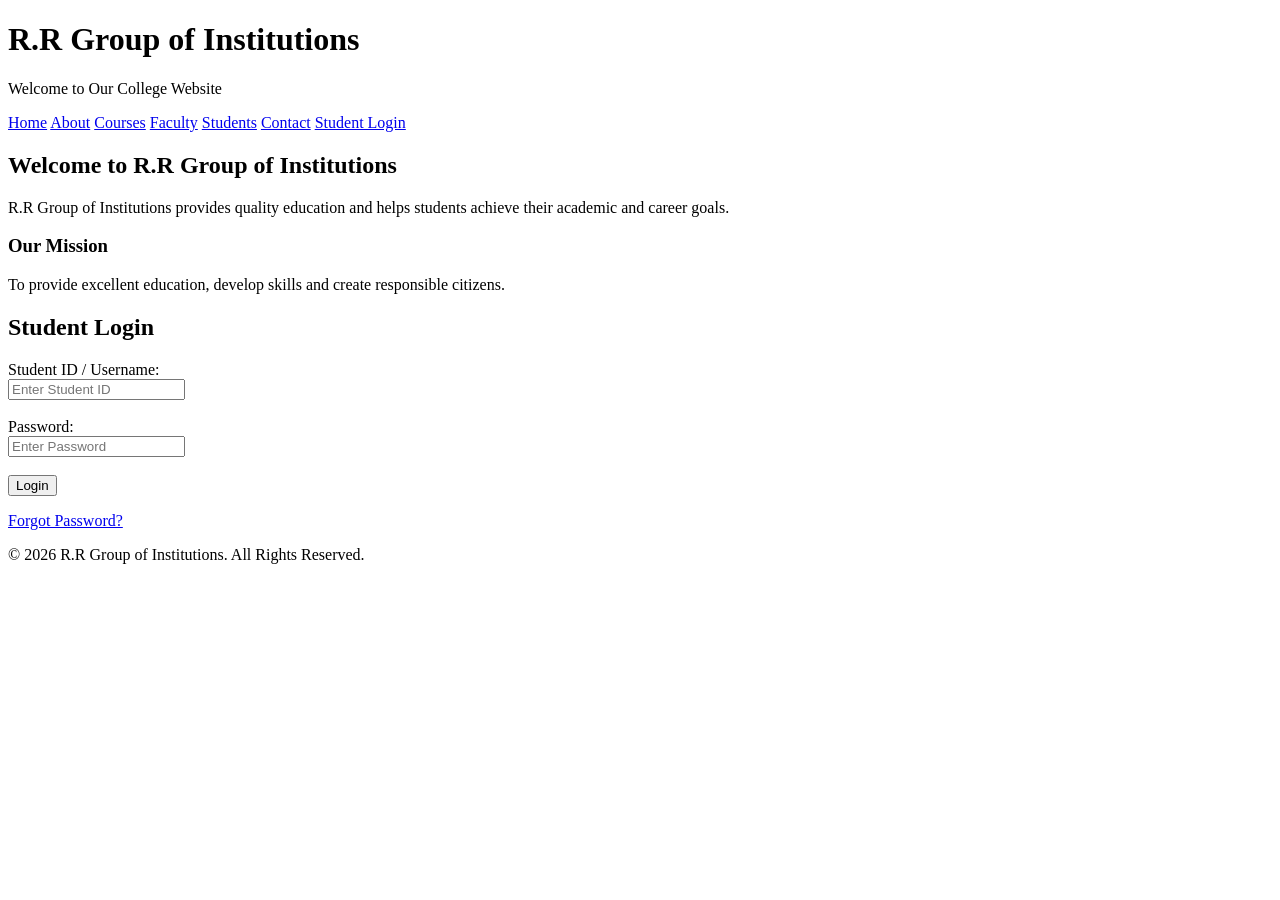
<file: index.html>
<!DOCTYPE html>
<html lang="en">
<head>
    <meta charset="UTF-8">
    <meta name="viewport" content="width=device-width, initial-scale=1.0">
    <title>R.R Group of Institutions</title>
</head>

<body>

    <header>
        <h1>R.R Group of Institutions</h1>
        <p>Welcome to Our College Website</p>
    </header>

    <nav>
        <a href="index.html">Home</a>
        <a href="about.html">About</a>
        <a href="courses.html">Courses</a>
        <a href="faculty.html">Faculty</a>
        <a href="students.html">Students</a>
        <a href="contact.html">Contact</a>
        <a href="login.html">Student Login</a>
    </nav>

    <main>

        <h2>Welcome to R.R Group of Institutions</h2>

        <p>
            R.R Group of Institutions provides quality education and helps
            students achieve their academic and career goals.
        </p>

        <h3>Our Mission</h3>

        <p>
            To provide excellent education, develop skills and create
            responsible citizens.
        </p>

        <!-- Student Login Section -->
        <section>
            <h2>Student Login</h2>

            <form action="login.php" method="post">

                <label for="username">Student ID / Username:</label>
                <br>
                <input type="text" id="username" name="username"
                       placeholder="Enter Student ID" required>
                <br><br>

                <label for="password">Password:</label>
                <br>
                <input type="password" id="password" name="password"
                       placeholder="Enter Password" required>
                <br><br>

                <button type="submit">Login</button>

            </form>

            <p>
                <a href="forgot-password.html">Forgot Password?</a>
            </p>

        </section>

    </main>

    <footer>
        <p>© 2026 R.R Group of Institutions. All Rights Reserved.</p>
    </footer>

</body>
</html>
</file>
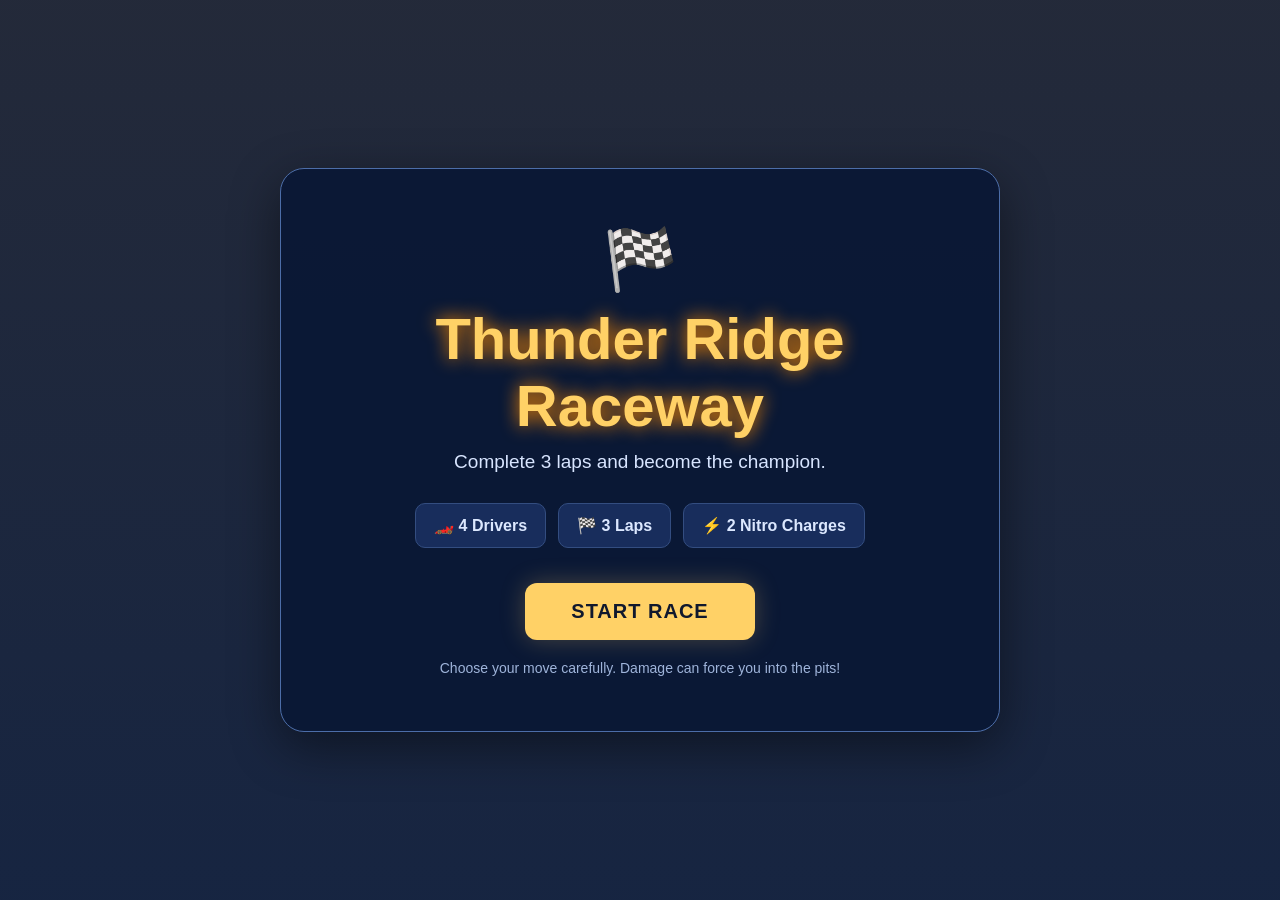
<file: CarGame/thunder-ridge-race/index.html>
<!DOCTYPE html>
<html lang="en">
<head>
  <meta charset="UTF-8" />
  <meta name="viewport" content="width=device-width, initial-scale=1.0" />
  <title>Thunder Ridge Raceway</title>
  <link rel="stylesheet" href="style.css" />
</head>
<body>
  <main class="container">

    <!-- HOME SCREEN -->
    <section id="homeScreen" class="home-screen">
      <div class="home-content">
        <div class="flag">🏁</div>
        <h1>Thunder Ridge Raceway</h1>
        <p class="tagline">Complete 3 laps and become the champion.</p>

        <div class="home-info">
          <div>🏎️ <strong>4 Drivers</strong></div>
          <div>🏁 <strong>3 Laps</strong></div>
          <div>⚡ <strong>2 Nitro Charges</strong></div>
        </div>

        <button id="startRace" class="start-button">START RACE</button>
        <p class="hint">Choose your move carefully. Damage can force you into the pits!</p>
      </div>
    </section>

    <!-- GAME SCREEN -->
    <section id="gameScreen" class="game-screen hidden">
      <header>
        <h1>Thunder Ridge Raceway</h1>
        <p>Complete 3 laps and become the champion.</p>
      </header>

      <section class="panel">
        <h2>Race Status</h2>
        <div id="raceInfo"></div>
        <div class="track" id="track"></div>
      </section>

      <section class="panel">
        <h2>Drivers</h2>
        <div id="drivers" class="drivers"></div>
      </section>

      <section class="panel">
        <h2>Your Controls</h2>

        <div class="controls">
          <button data-action="accelerate">Accelerate</button>
          <button data-action="corner">Hold Racing Line</button>
          <button data-action="overtake">Overtake</button>
          <button data-action="nitro">Use Nitro</button>
          <button data-action="pit">Pit Stop</button>
          <button id="restart">Restart Race</button>
        </div>

        <p id="options">
          Accelerate for speed, hold the racing line for safety, overtake for position,
          use nitro for a powerful boost, or pit to repair damage.
        </p>
      </section>

      <section class="panel">
        <h2>Race Master Commentary</h2>
        <div id="commentary"></div>
      </section>

      <section class="panel">
        <h2>Live Game State</h2>
        <pre id="gameState"></pre>
      </section>

      <button id="backHome" class="back-home">← Back to Home</button>
    </section>
  </main>

  <script src="script.js"></script>
</body>
</html>
</file>
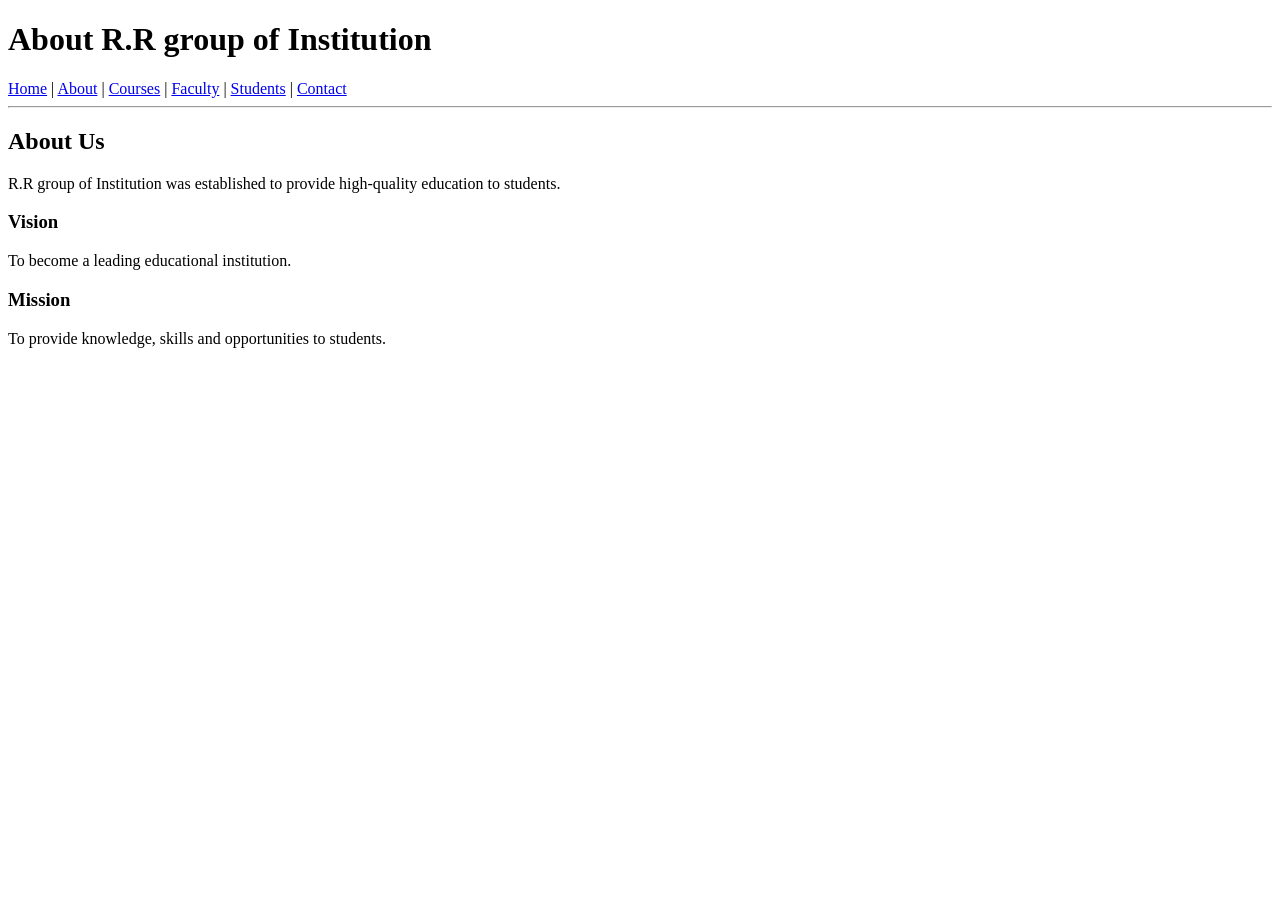
<file: about.html>
<!DOCTYPE html>
<html lang="en">
<head>
    <meta charset="UTF-8">
    <meta name="viewport" content="width=device-width, initial-scale=1.0">
    <title>Document</title>
</head>
<body>
    <h1>About R.R group of Institution</h1>

    <nav>
        <a href="index.html">Home</a> |
        <a href="about.html">About</a> |
        <a href="courses.html">Courses</a> |
        <a href="faculty.html">Faculty</a> |
        <a href="students.html">Students</a> |
        <a href="contact.html">Contact</a>
    </nav>

    <hr>

    <h2>About Us</h2>
    <p>
        R.R group of Institution was established to provide high-quality education
        to students.
    </p>

    <h3>Vision</h3>
    <p>To become a leading educational institution.</p>

    <h3>Mission</h3>
    <p>To provide knowledge, skills and opportunities to students.</p>
</body>
</html>
</file>
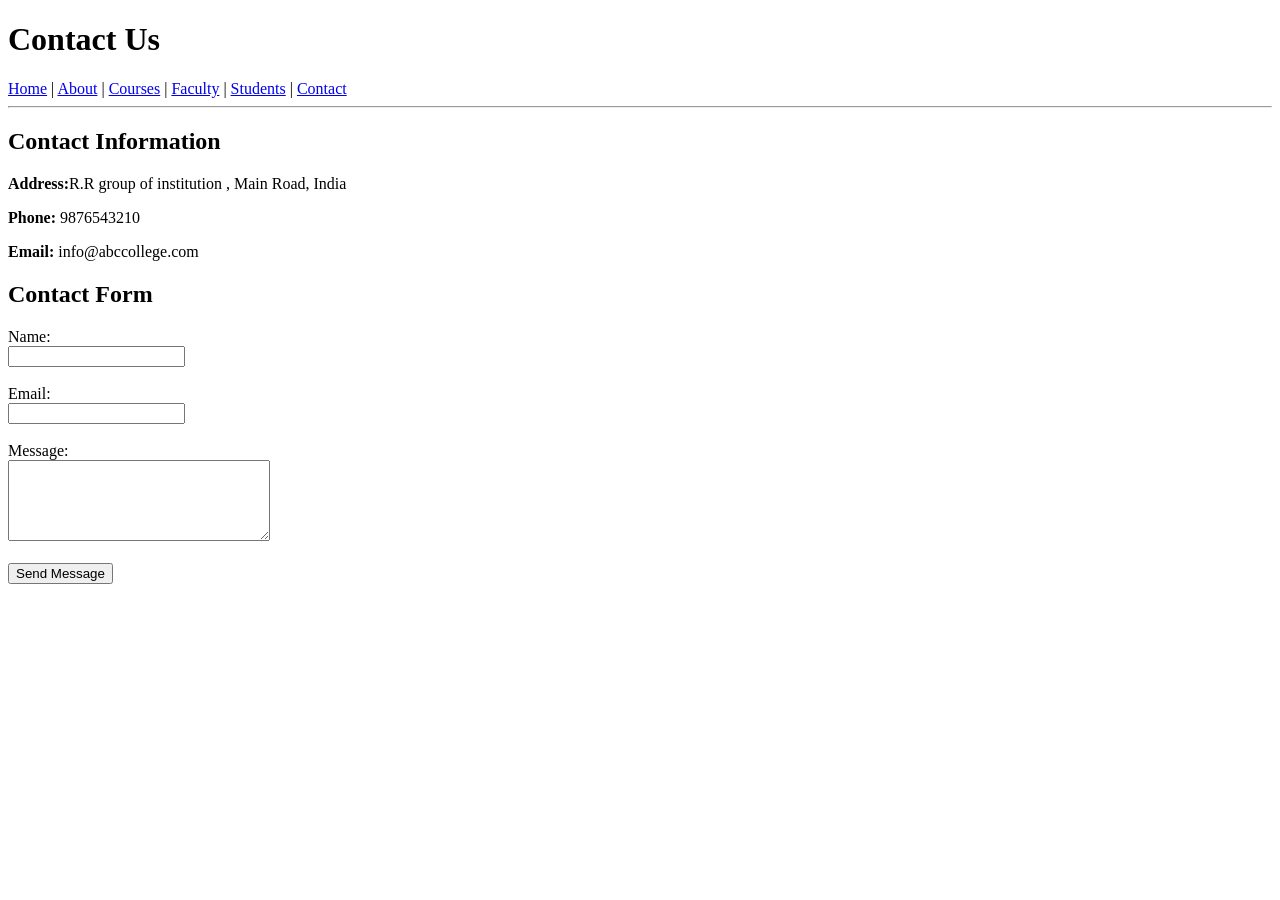
<file: contact.html>
<!DOCTYPE html>
<html lang="en">
<head>
    <meta charset="UTF-8">
    <meta name="viewport" content="width=device-width, initial-scale=1.0">
    <title>Document</title>
</head>
<body>
    <h1>Contact Us</h1>

    <nav>
        <a href="index.html">Home</a> |
        <a href="about.html">About</a> |
        <a href="courses.html">Courses</a> |
        <a href="faculty.html">Faculty</a> |
        <a href="students.html">Students</a> |
        <a href="contact.html">Contact</a>
    </nav>

    <hr>

    <h2>Contact Information</h2>

    <p><b>Address:</b>R.R group of institution , Main Road, India</p>
    <p><b>Phone:</b> 9876543210</p>
    <p><b>Email:</b> info@abccollege.com</p>

    <h2>Contact Form</h2>

    <form>
        <label>Name:</label><br>
        <input type="text" name="name"><br><br>

        <label>Email:</label><br>
        <input type="email" name="email"><br><br>
         <label>Message:</label><br>
        <textarea name="message" rows="5" cols="30"></textarea><br><br>

        <input type="submit" value="Send Message">
    </form>
</body>
</html>
</file>
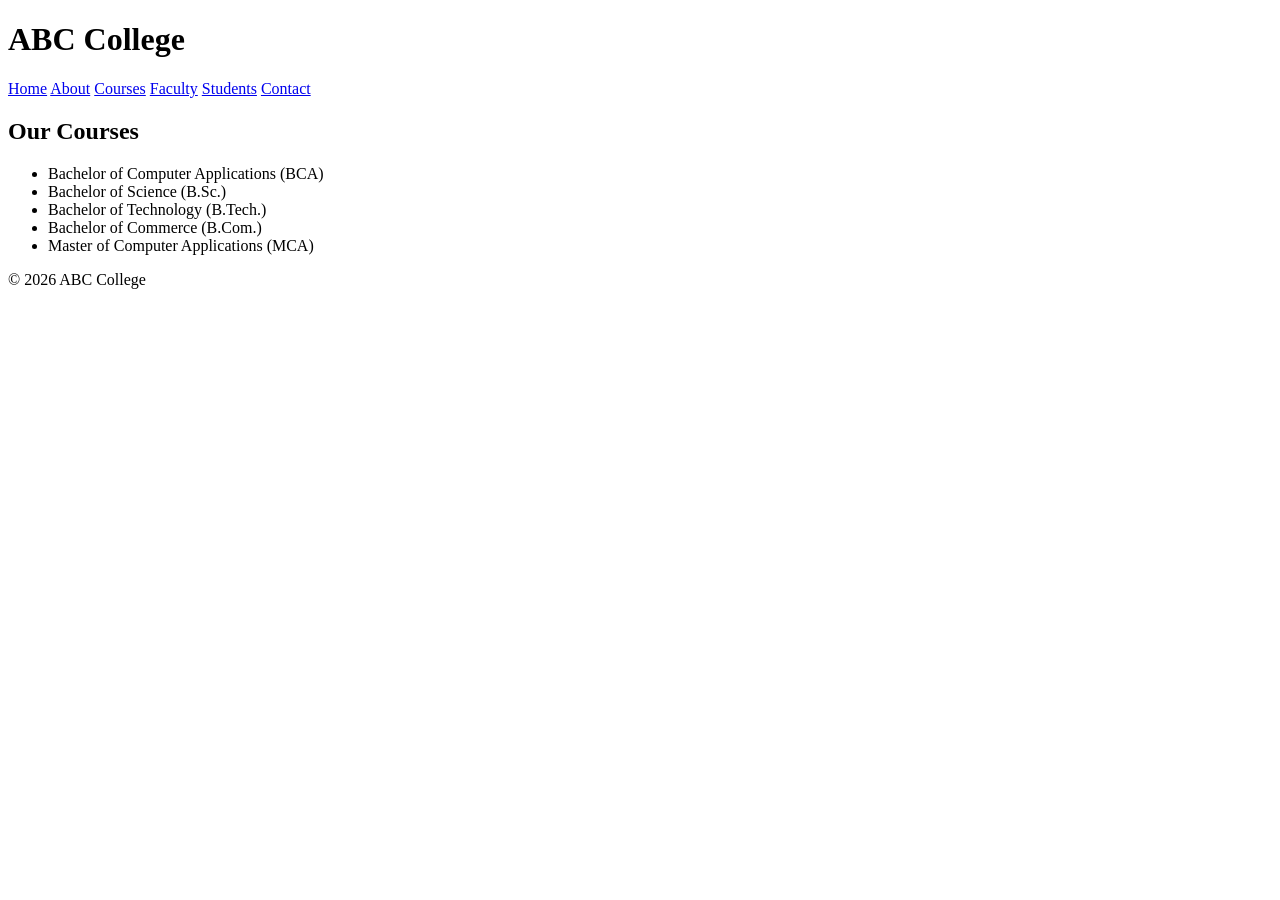
<file: courses.html>
<!DOCTYPE html>
<html lang="en">
<head>
    <meta charset="UTF-8">
    <meta name="viewport" content="width=device-width, initial-scale=1.0">
    <title>Document</title>
</head>
<body>
    <header>
        <h1>ABC College</h1>
    </header>

    <nav>
        <a href="index.html">Home</a>
        <a href="about.html">About</a>
        <a href="courses.html">Courses</a>
        <a href="faculty.html">Faculty</a>
        <a href="students.html">Students</a>
        <a href="contact.html">Contact</a>
    </nav>

    <main>
        <h2>Our Courses</h2>
 <ul>
            <li>Bachelor of Computer Applications (BCA)</li>
            <li>Bachelor of Science (B.Sc.)</li>
            <li>Bachelor of Technology (B.Tech.)</li>
            <li>Bachelor of Commerce (B.Com.)</li>
            <li>Master of Computer Applications (MCA)</li>
        </ul>
    </main>

    <footer>
        <p>© 2026 ABC College</p>
    </footer>
</body>
</html>
</file>
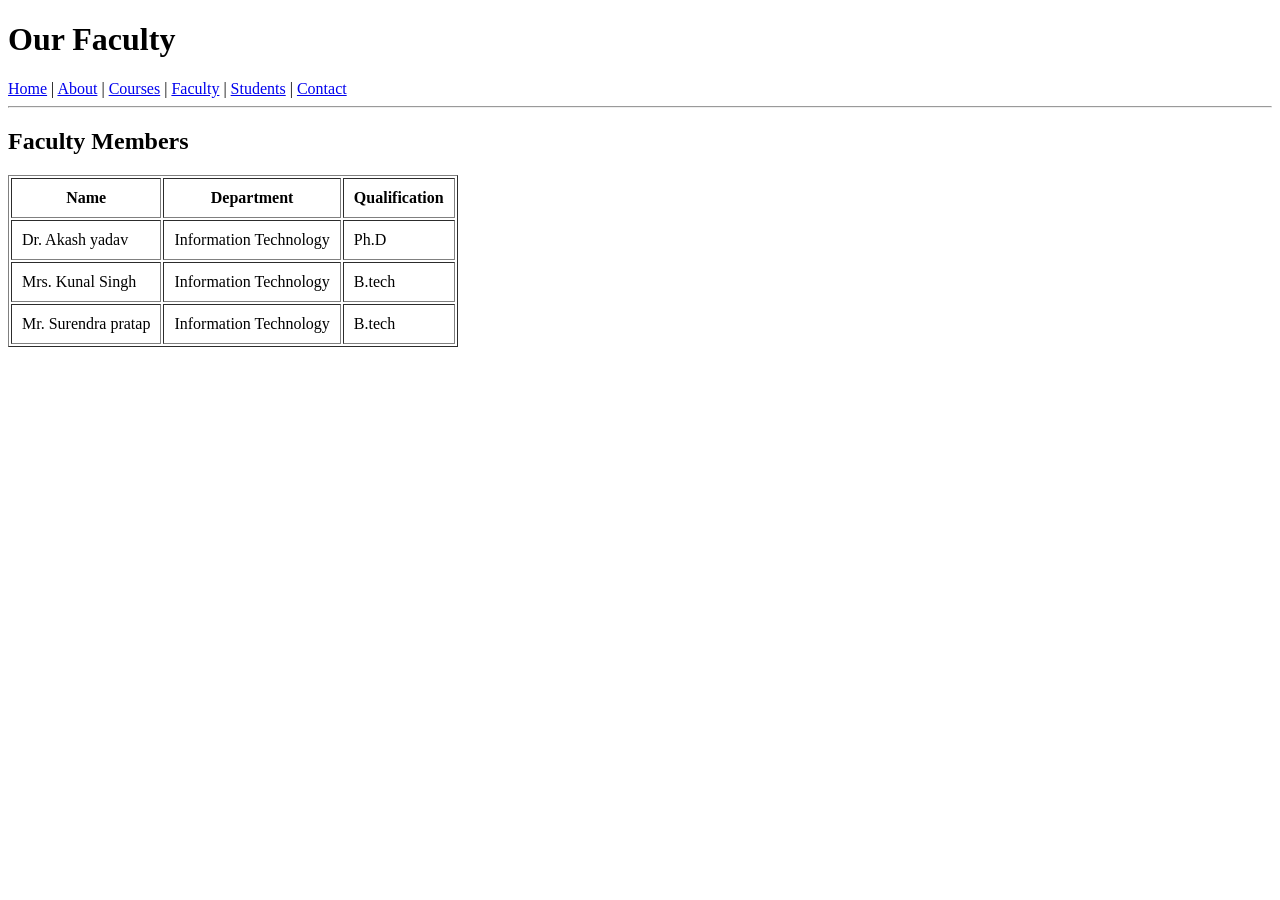
<file: faculty.html>
<!DOCTYPE html>
<html lang="en">
<head>
    <meta charset="UTF-8">
    <meta name="viewport" content="width=device-width, initial-scale=1.0">
    <title>Document</title>
</head>
<body>
    <h1>Our Faculty</h1>

    <nav>
        <a href="index.html">Home</a> |
        <a href="about.html">About</a> |
        <a href="courses.html">Courses</a> |
        <a href="faculty.html">Faculty</a> |
        <a href="students.html">Students</a> |
        <a href="contact.html">Contact</a>
    </nav>

    <hr>

    <h2>Faculty Members</h2>

    <table border="1" cellpadding="10">
        <tr>
            <th>Name</th>
            <th>Department</th>
            <th>Qualification</th>
        </tr>

        <tr>
            <td>Dr. Akash yadav</td>
            <td>Information Technology</td>
            <td>Ph.D</td>
        </tr>
        <tr>
            <td>Mrs. Kunal Singh</td>
            <td>Information Technology</td>
            <td>B.tech</td>
        </tr>

        <tr>
            <td>Mr. Surendra pratap</td>
            <td>Information Technology</td>
            <td>B.tech</td>
        </tr>
    </table>

</body>
</html>
</file>
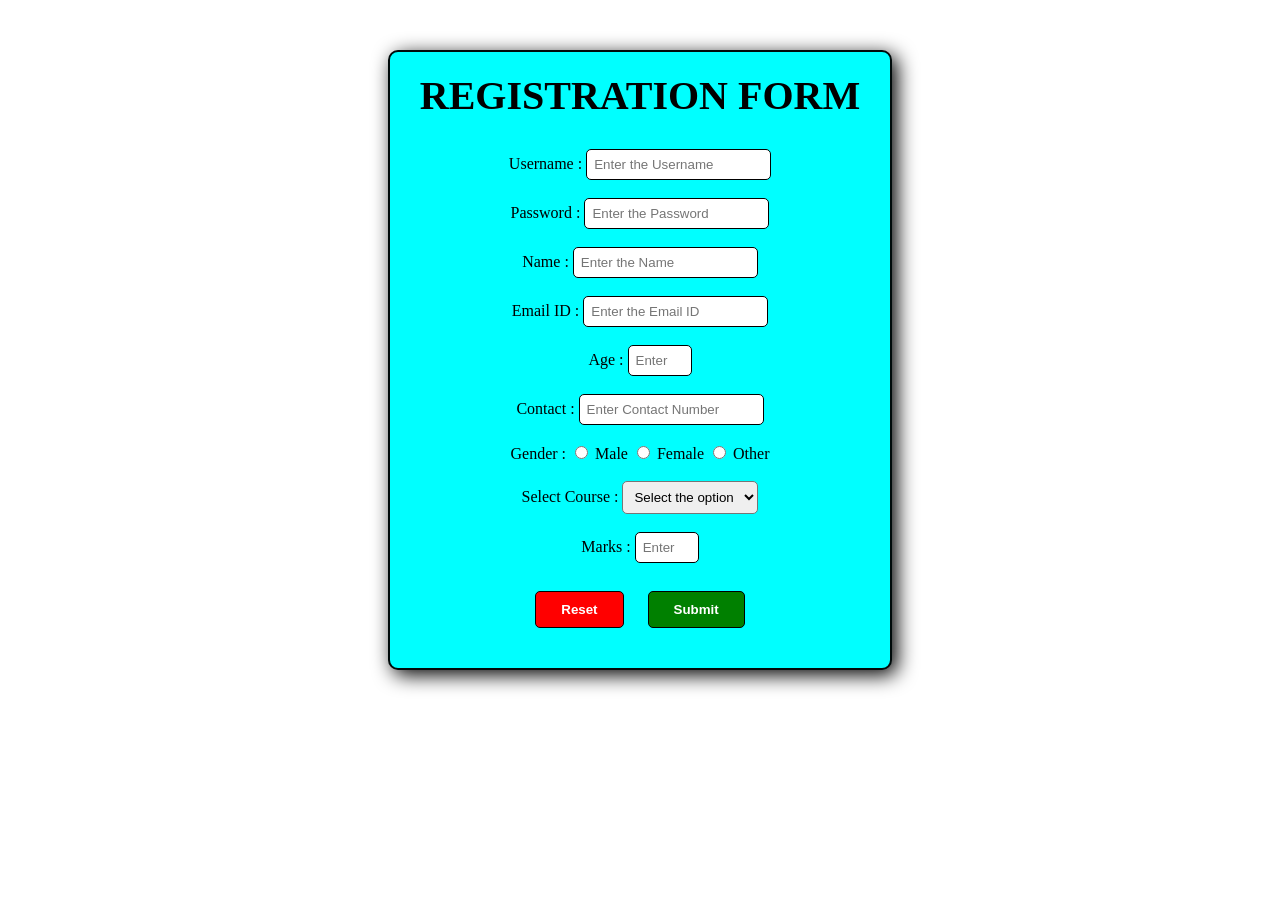
<file: form.html>
<!DOCTYPE html>
<html lang="en">
<head>
    <meta charset="UTF-8">
    <meta name="viewport" content="width=device-width, initial-scale=1.0">
    <title>Registration Form</title>

    <style>
        body {
            background-color: white;
        }

        .main {
            text-align: center;
            background-color: aqua;
            border: 2px solid rgba(0, 0, 0, 0.959);
            height: auto;
            width: 500px;
            margin: 50px auto;
            padding-bottom: 30px;
            box-shadow: 5px 5px 20px black;
            border-radius: 10px;
        }

        h2 {
            font-size: 40px;
            margin: 20px auto 30px;
        }

        input {
            padding: 7px;
            border: 1px solid black;
            border-radius: 5px;
        }

        select {
            padding: 7px;
            border-radius: 5px;
        }

        .buttons input {
            padding: 10px 25px;
            margin: 10px;
            cursor: pointer;
            font-weight: bold;
        }

        .submit {
            background-color: green;
            color: white;
        }

        .reset {
            background-color: red;
            color: white;
        }
    </style>
</head>

<body>

    <div class="main">

        <h2>REGISTRATION FORM</h2>

        <form>

            <label>Username :</label>
            <input type="text" placeholder="Enter the Username">
            <br><br>

            <label>Password :</label>
            <input type="password" placeholder="Enter the Password">
            <br><br>

            <label>Name :</label>
            <input type="text" placeholder="Enter the Name">
            <br><br>

            <label>Email ID :</label>
            <input type="email" placeholder="Enter the Email ID">
            <br><br>

            <label>Age :</label>
            <input type="number" placeholder="Enter your Age" min="1" max="100">
            <br><br>

            <label>Contact :</label>
            <input type="tel" placeholder="Enter Contact Number">
            <br><br>

            <label>Gender :</label>
            <input type="radio" name="gender" value="male"> Male
            <input type="radio" name="gender" value="female"> Female
            <input type="radio" name="gender" value="other"> Other
            <br><br>

            <label>Select Course :</label>
            <select>
                <option>Select the option</option>
                <option>B.Tech</option>
                <option>M.Tech</option>
                <option>MBA</option>
                <option>MBBS</option>
                <option>BDS</option>
                <option>BCA</option>
            </select>
            <br><br>

            <label>Marks :</label>
            <input type="number" placeholder="Enter your Marks" min="0" max="100">
            <br><br>

            <div class="buttons">
                <input type="reset" value="Reset" class="reset">
                <input type="submit" value="Submit" class="submit">
            </div>

        </form>

    </div>

</body>
</html>
</file>
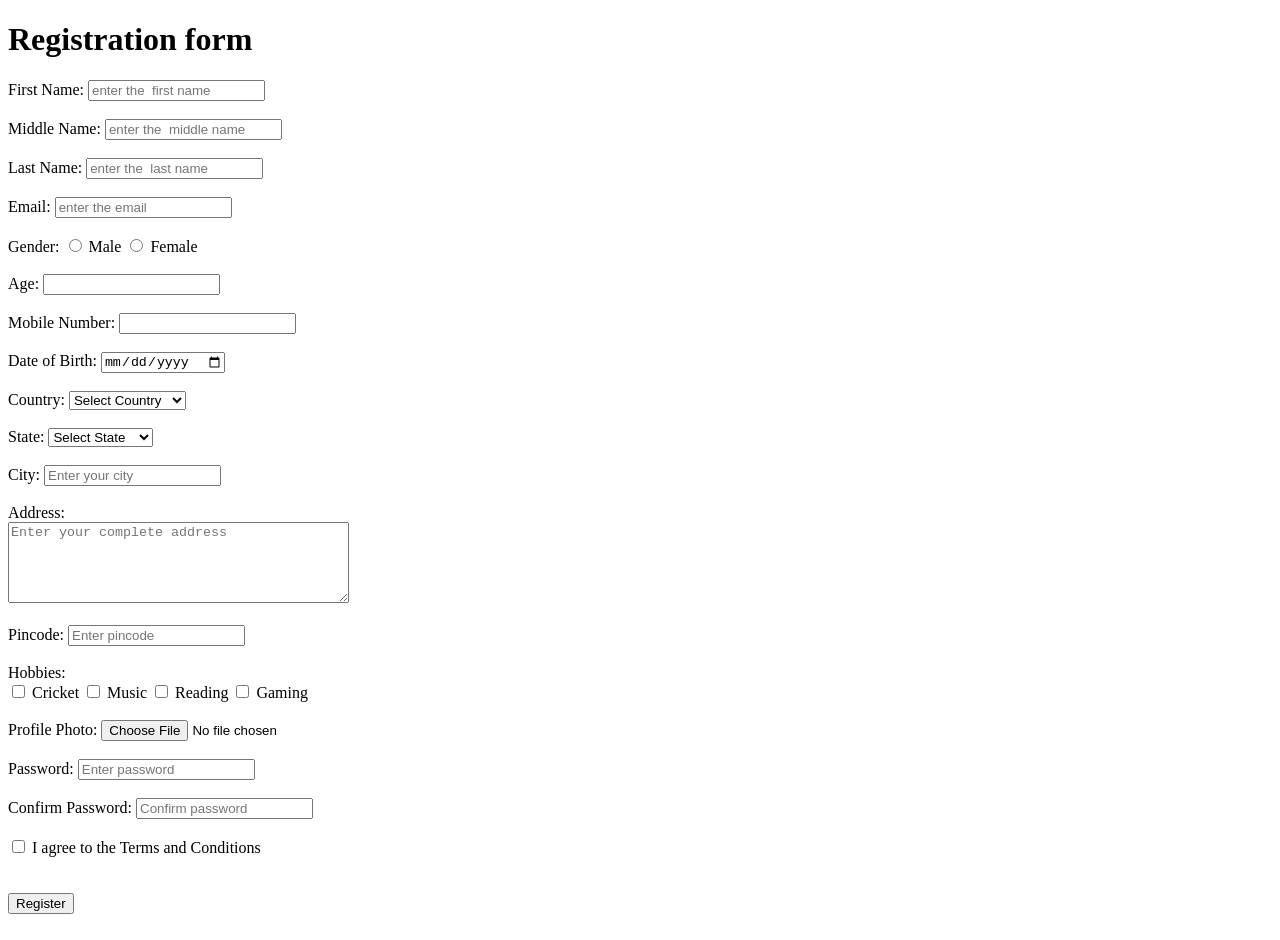
<file: reg.html>
<!DOCTYPE html>
<html lang="en">
<head>
    <meta charset="UTF-8">
    <meta name="viewport" content="width=device-width, initial-scale=1.0">
    <title>Document</title>
</head>
<body>
    <h1>
        Registration form
    </h1>
    <form>
        <label>First Name:</label>
        <input type="text" placeholder="enter the  first name">
        <br><br>
         <label>Middle Name:</label>
        <input type="text" placeholder="enter the  middle name">
         <br><br>
         <label>Last Name:</label>
        <input type="text" placeholder="enter the  last name">
         <br><br>
        <label for="email">Email:</label>
        <input type="email" id="email" name="email"placeholder="enter the email">
         
        <br><br>
        <label>Gender:</label>

        <input type="radio" name="gender" value="male"> Male

        <input type="radio" name="gender" value="female"> Female
         <br><br>
         
<label for="age">Age:</label>
<input type="number" id="age" name="age">
<br><br>

<label for="mobile">Mobile Number:</label>
<input type="tel" id="mobile" name="mobile">
<br><br>

<label for="dob">Date of Birth:</label>
<input type="date" id="dob" name="dob">
<br><br>

 

<label for="country">Country:</label>

<select id="country" name="country">

    <option value="">Select Country</option>

    <option value="india">India</option>
    <option value="usa">USA</option>
    <option value="uk">United Kingdom</option>

</select>
<br><br>

<label for="state">State:</label>

<select id="state" name="state">

    <option value="">Select State</option>
    <option value="up">Uttar Pradesh</option>
    <option value="delhi">Delhi</option>
    <option value="haryana">Haryana</option>
    <option value="rajasthan">Rajasthan</option>

</select>
<br><br>

<label for="city">City:</label>

<input
    type="text"
    id="city"
    name="city"
    placeholder="Enter your city">
<br><br>

<label for="address">Address:</label>

<br>

<textarea
    id="address"
    name="address"
    rows="5"
    cols="40"
    placeholder="Enter your complete address"></textarea>
<br><br>

<label for="pincode">Pincode:</label>

<input
    type="text"
    id="pincode"
    name="pincode"
    placeholder="Enter pincode">
<br><br>

<label>Hobbies:</label>

<br>

<input type="checkbox" id="cricket" name="hobby" value="cricket">
<label for="cricket">Cricket</label>

<input type="checkbox" id="music" name="hobby" value="music">
<label for="music">Music</label>

<input type="checkbox" id="reading" name="hobby" value="reading">
<label for="reading">Reading</label>

<input type="checkbox" id="gaming" name="hobby" value="gaming">
<label for="gaming">Gaming</label>
<br><br>

<label for="photo">Profile Photo:</label>

<input
    type="file"
    id="photo"
    name="photo">
<br><br>

<label for="password">Password:</label>

<input
    type="password"
    id="password"
    name="password"
    placeholder="Enter password">
<br><br>

<label for="confirmPassword">Confirm Password:</label>

<input
    type="password"
    id="confirmPassword"
    name="confirmPassword"
    placeholder="Confirm password">
<br><br>

<input
    type="checkbox"
    id="terms"
    name="terms"
    required>

<label for="terms">
    I agree to the Terms and Conditions
</label>
<br><br><br>

<button type="submit">Register</button>
    <br><br>




    </form>
</body>
</html>
</file>
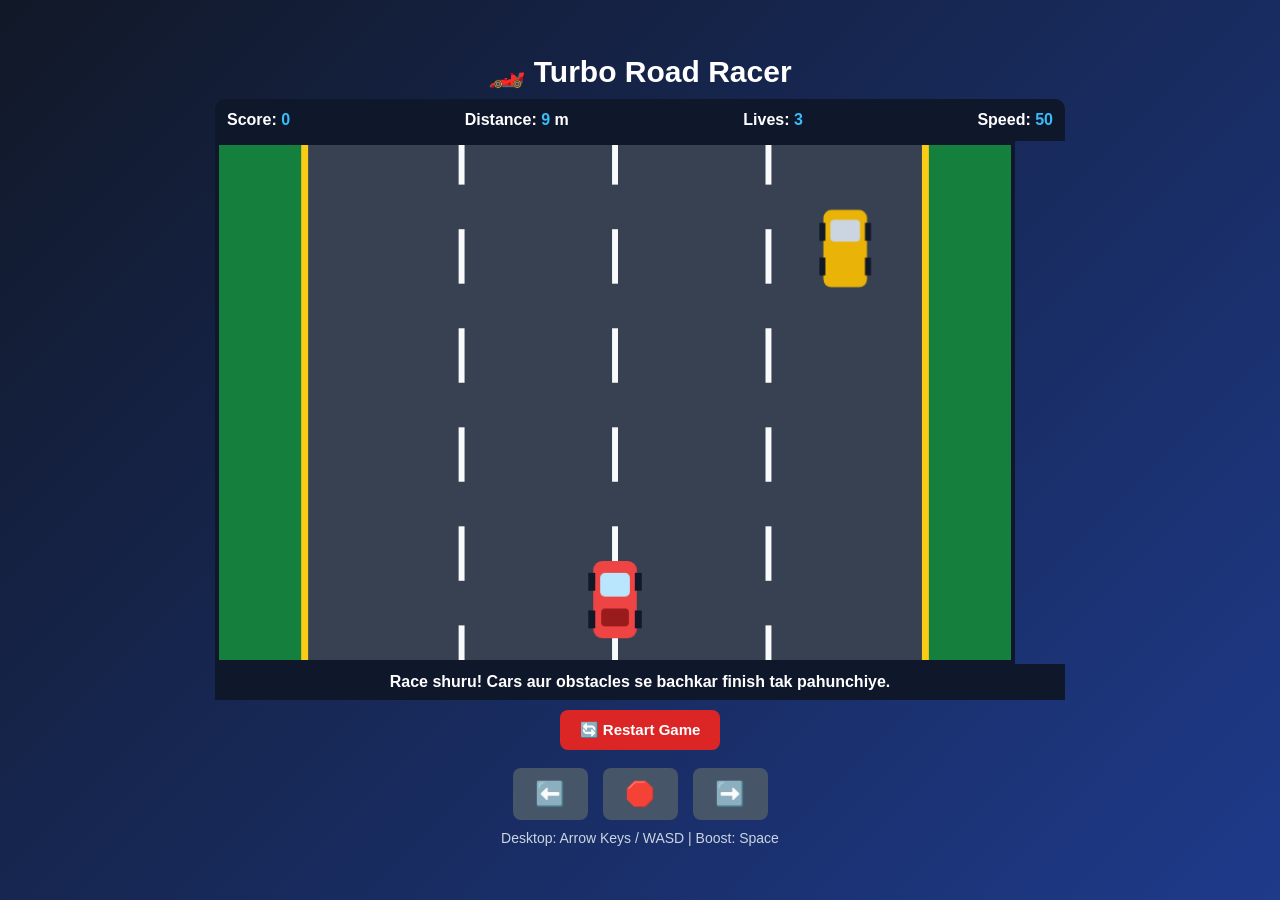
<file: CarGame/index1.html>
<!DOCTYPE html>
<html lang="en">
<head>
  <meta charset="UTF-8" />
  <meta name="viewport" content="width=device-width, initial-scale=1.0" />
  <title>Turbo Road Racer</title>

  <style>
    * {
      box-sizing: border-box;
    }

    body {
      margin: 0;
      min-height: 100vh;
      background: linear-gradient(135deg, #111827, #1e3a8a);
      color: white;
      font-family: Arial, sans-serif;
      display: flex;
      justify-content: center;
      align-items: center;
      padding: 15px;
    }

    .game-wrapper {
      width: 100%;
      max-width: 850px;
      text-align: center;
    }

    h1 {
      margin: 0 0 10px;
      font-size: 30px;
    }

    .top-bar {
      display: flex;
      justify-content: space-between;
      flex-wrap: wrap;
      gap: 8px;
      background: #0f172a;
      padding: 12px;
      border-radius: 10px 10px 0 0;
      font-weight: bold;
    }

    .top-bar span {
      color: #38bdf8;
    }

    canvas {
      width: 100%;
      max-width: 800px;
      display: block;
      background: #166534;
      border: 4px solid #0f172a;
      touch-action: none;
    }

    #message {
      min-height: 35px;
      background: #0f172a;
      padding: 9px;
      font-weight: bold;
    }

    button {
      border: none;
      border-radius: 8px;
      padding: 11px 20px;
      margin: 10px 4px;
      color: white;
      background: #2563eb;
      font-weight: bold;
      cursor: pointer;
      font-size: 15px;
    }

    button:hover {
      background: #1d4ed8;
    }

    #restartBtn {
      background: #dc2626;
    }

    .mobile-controls {
      display: flex;
      justify-content: center;
      gap: 15px;
      margin-top: 8px;
    }

    .control-btn {
      width: 75px;
      height: 52px;
      margin: 0;
      font-size: 24px;
      background: #475569;
      user-select: none;
      touch-action: none;
    }

    .control-btn:active {
      background: #0ea5e9;
      transform: scale(0.95);
    }

    .help {
      color: #cbd5e1;
      font-size: 14px;
      margin-top: 10px;
    }
  </style>
</head>

<body>
  <div class="game-wrapper">
    <h1>🏎️ Turbo Road Racer</h1>

    <div class="top-bar">
      <div>Score: <span id="score">0</span></div>
      <div>Distance: <span id="distance">0</span> m</div>
      <div>Lives: <span id="lives">3</span></div>
      <div>Speed: <span id="speed">0</span></div>
    </div>

    <canvas id="gameCanvas" width="800" height="520"></canvas>

    <div id="message">
      Arrow Keys/WASD se car control karein. Space se boost karein.
    </div>

    <button id="restartBtn">🔄 Restart Game</button>

    <div class="mobile-controls">
      <button class="control-btn" id="leftBtn">⬅️</button>
      <button class="control-btn" id="brakeBtn">🛑</button>
      <button class="control-btn" id="rightBtn">➡️</button>
    </div>

    <div class="help">
      Desktop: Arrow Keys / WASD | Boost: Space
    </div>
  </div>

  <script>
    const canvas = document.getElementById("gameCanvas");
    const ctx = canvas.getContext("2d");

    const scoreText = document.getElementById("score");
    const distanceText = document.getElementById("distance");
    const livesText = document.getElementById("lives");
    const speedText = document.getElementById("speed");
    const message = document.getElementById("message");
    const restartBtn = document.getElementById("restartBtn");

    const road = {
      left: 90,
      right: 710,
      width: 620
    };

    const keys = {};

    let player;
    let objects;
    let score;
    let distance;
    let lives;
    let gameRunning;
    let gameWon;
    let lastTime;
    let spawnTimer;
    let roadLineOffset;

    function resetGame() {
      player = {
        x: canvas.width / 2 - 22,
        y: canvas.height - 100,
        width: 44,
        height: 78,
        speed: 5,
        maxSpeed: 10,
        boost: false,
        invincible: 0
      };

      objects = [];
      score = 0;
      distance = 0;
      lives = 3;
      gameRunning = true;
      gameWon = false;
      lastTime = performance.now();
      spawnTimer = 0;
      roadLineOffset = 0;

      message.textContent =
        "Race shuru! Cars aur obstacles se bachkar finish tak pahunchiye.";
      message.style.color = "white";

      requestAnimationFrame(gameLoop);
    }

    function drawRoundedRect(x, y, width, height, radius, color) {
      ctx.fillStyle = color;
      ctx.beginPath();
      ctx.roundRect(x, y, width, height, radius);
      ctx.fill();
    }

    function drawRoad() {
      ctx.fillStyle = "#15803d";
      ctx.fillRect(0, 0, canvas.width, canvas.height);

      ctx.fillStyle = "#374151";
      ctx.fillRect(road.left, 0, road.width, canvas.height);

      ctx.fillStyle = "#facc15";
      ctx.fillRect(road.left - 7, 0, 7, canvas.height);
      ctx.fillRect(road.right, 0, 7, canvas.height);

      ctx.fillStyle = "#f8fafc";

      const laneWidth = road.width / 4;

      for (let lane = 1; lane < 4; lane++) {
        const x = road.left + laneWidth * lane - 3;

        for (let y = -80 + roadLineOffset; y < canvas.height; y += 100) {
          ctx.fillRect(x, y, 6, 55);
        }
      }

      roadLineOffset += player.speed;
      if (roadLineOffset > 100) roadLineOffset = 0;
    }

    function drawPlayer() {
      if (player.invincible > 0 && Math.floor(player.invincible / 80) % 2 === 0) {
        return;
      }

      drawRoundedRect(
        player.x,
        player.y,
        player.width,
        player.height,
        9,
        "#ef4444"
      );

      drawRoundedRect(
        player.x + 7,
        player.y + 12,
        player.width - 14,
        24,
        5,
        "#bae6fd"
      );

      drawRoundedRect(
        player.x + 8,
        player.y + 48,
        player.width - 16,
        18,
        4,
        "#991b1b"
      );

      ctx.fillStyle = "#111827";
      ctx.fillRect(player.x - 5, player.y + 12, 7, 18);
      ctx.fillRect(player.x + player.width - 2, player.y + 12, 7, 18);
      ctx.fillRect(player.x - 5, player.y + 50, 7, 18);
      ctx.fillRect(player.x + player.width - 2, player.y + 50, 7, 18);

      if (player.boost) {
        ctx.fillStyle = "#facc15";
        ctx.beginPath();
        ctx.moveTo(player.x + 13, player.y + player.height);
        ctx.lineTo(player.x + 22, player.y + player.height + 25);
        ctx.lineTo(player.x + 31, player.y + player.height);
        ctx.fill();
      }
    }

    function drawEnemy(obj) {
      drawRoundedRect(
        obj.x,
        obj.y,
        obj.width,
        obj.height,
        8,
        obj.color
      );

      drawRoundedRect(
        obj.x + 7,
        obj.y + 10,
        obj.width - 14,
        22,
        4,
        "#cbd5e1"
      );

      ctx.fillStyle = "#111827";
      ctx.fillRect(obj.x - 4, obj.y + 13, 6, 18);
      ctx.fillRect(obj.x + obj.width - 2, obj.y + 13, 6, 18);
      ctx.fillRect(obj.x - 4, obj.y + 48, 6, 18);
      ctx.fillRect(obj.x + obj.width - 2, obj.y + 48, 6, 18);
    }

    function drawObstacle(obj) {
      ctx.fillStyle = "#f97316";
      ctx.fillRect(obj.x, obj.y, obj.width, obj.height);

      ctx.fillStyle = "#fef3c7";

      for (let i = -20; i < obj.width + 20; i += 28) {
        ctx.save();
        ctx.translate(obj.x + i, obj.y);
        ctx.rotate(-0.6);
        ctx.fillRect(0, 0, 9, obj.height + 15);
        ctx.restore();
      }

      ctx.strokeStyle = "#7c2d12";
      ctx.lineWidth = 3;
      ctx.strokeRect(obj.x, obj.y, obj.width, obj.height);
    }

    function drawCoin(obj) {
      ctx.fillStyle = "#facc15";
      ctx.beginPath();
      ctx.arc(
        obj.x + obj.width / 2,
        obj.y + obj.height / 2,
        obj.width / 2,
        0,
        Math.PI * 2
      );
      ctx.fill();

      ctx.fillStyle = "#92400e";
      ctx.font = "bold 18px Arial";
      ctx.textAlign = "center";
      ctx.textBaseline = "middle";
      ctx.fillText("$", obj.x + obj.width / 2, obj.y + obj.height / 2);
    }

    function spawnObject() {
      const laneWidth = road.width / 4;
      const lane = Math.floor(Math.random() * 4);

      const x = road.left + lane * laneWidth + laneWidth / 2 - 22;
      const typeRandom = Math.random();

      if (typeRandom < 0.5) {
        objects.push({
          type: "enemy",
          x: x,
          y: -100,
          width: 44,
          height: 78,
          speed: 1 + Math.random() * 2,
          color: ["#2563eb", "#9333ea", "#14b8a6", "#eab308"][
            Math.floor(Math.random() * 4)
          ]
        });
      } else if (typeRandom < 0.78) {
        objects.push({
          type: "obstacle",
          x: x - 5,
          y: -50,
          width: 54,
          height: 28,
          speed: 0
        });
      } else {
        objects.push({
          type: "coin",
          x: x + 12,
          y: -35,
          width: 24,
          height: 24,
          speed: 0
        });
      }
    }

    function isColliding(a, b) {
      const padding = 7;

      return (
        a.x + padding < b.x + b.width &&
        a.x + a.width - padding > b.x &&
        a.y + padding < b.y + b.height &&
        a.y + a.height - padding > b.y
      );
    }

    function updatePlayer() {
      const left = keys["ArrowLeft"] || keys["a"] || keys["A"];
      const right = keys["ArrowRight"] || keys["d"] || keys["D"];
      const brake = keys["ArrowDown"] || keys["s"] || keys["S"];
      const boost = keys[" "];

      player.boost = Boolean(boost);

      let currentSpeed = player.speed;

      if (player.boost) {
        currentSpeed = 13;
      }

      if (brake) {
        currentSpeed = 3;
      }

      if (left) {
        player.x -= 7;
      }

      if (right) {
        player.x += 7;
      }

      player.x = Math.max(
        road.left + 10,
        Math.min(road.right - player.width - 10, player.x)
      );

      return currentSpeed;
    }

    function updateObjects(currentSpeed, delta) {
      for (let i = objects.length - 1; i >= 0; i--) {
        const obj = objects[i];

        obj.y += currentSpeed + obj.speed;

        if (isColliding(player, obj)) {
          if (obj.type === "coin") {
            score += 50;
            objects.splice(i, 1);
            continue;
          }

          if (player.invincible <= 0) {
            lives--;
            player.invincible = 1500;
            player.x = canvas.width / 2 - player.width / 2;
            score = Math.max(0, score - 100);

            message.textContent = "💥 Collision! Lives remaining: " + lives;
            message.style.color = "#f87171";

            objects.splice(i, 1);

            if (lives <= 0) {
              endGame(false);
              return;
            }
          }
        }

        if (obj.y > canvas.height + 120) {
          objects.splice(i, 1);
          score += 5;
        }
      }

      if (player.invincible > 0) {
        player.invincible -= delta;
      }
    }

    function drawObjects() {
      for (const obj of objects) {
        if (obj.type === "enemy") drawEnemy(obj);
        if (obj.type === "obstacle") drawObstacle(obj);
        if (obj.type === "coin") drawCoin(obj);
      }
    }

    function updateUI(currentSpeed) {
      scoreText.textContent = score;
      distanceText.textContent = Math.floor(distance);
      livesText.textContent = lives;
      speedText.textContent = Math.floor(currentSpeed * 10);
    }

    function endGame(won) {
      gameRunning = false;
      gameWon = won;

      if (won) {
        message.textContent =
          "🏆 Race complete! Final Score: " + score;
        message.style.color = "#4ade80";
      } else {
        message.textContent =
          "💀 Game Over! Restart karke dobara try karein.";
        message.style.color = "#f87171";
      }
    }

    function gameLoop(time) {
      if (!gameRunning) {
        drawRoad();
        drawObjects();
        drawPlayer();
        return;
      }

      const delta = time - lastTime;
      lastTime = time;

      const currentSpeed = updatePlayer();

      distance += currentSpeed * 0.035;
      spawnTimer += delta;

      if (spawnTimer > 700) {
        spawnObject();
        spawnTimer = 0;
      }

      updateObjects(currentSpeed, delta);

      if (distance >= 3000 && gameRunning) {
        endGame(true);
      }

      drawRoad();
      drawObjects();
      drawPlayer();
      updateUI(currentSpeed);

      requestAnimationFrame(gameLoop);
    }

    function setKey(key, value) {
      keys[key] = value;
    }

    window.addEventListener("keydown", function(event) {
      keys[event.key] = true;

      if (
        ["ArrowLeft", "ArrowRight", "ArrowUp", "ArrowDown", " "].includes(
          event.key
        )
      ) {
        event.preventDefault();
      }
    });

    window.addEventListener("keyup", function(event) {
      keys[event.key] = false;
    });

    function setupTouchButton(buttonId, key) {
      const button = document.getElementById(buttonId);

      button.addEventListener("pointerdown", function(event) {
        event.preventDefault();
        setKey(key, true);
      });

      button.addEventListener("pointerup", function(event) {
        event.preventDefault();
        setKey(key, false);
      });

      button.addEventListener("pointerleave", function() {
        setKey(key, false);
      });

      button.addEventListener("pointercancel", function() {
        setKey(key, false);
      });
    }

    setupTouchButton("leftBtn", "ArrowLeft");
    setupTouchButton("rightBtn", "ArrowRight");
    setupTouchButton("brakeBtn", "ArrowDown");

    restartBtn.addEventListener("click", resetGame);

    resetGame();
  </script>
</body>
</html>
</file>
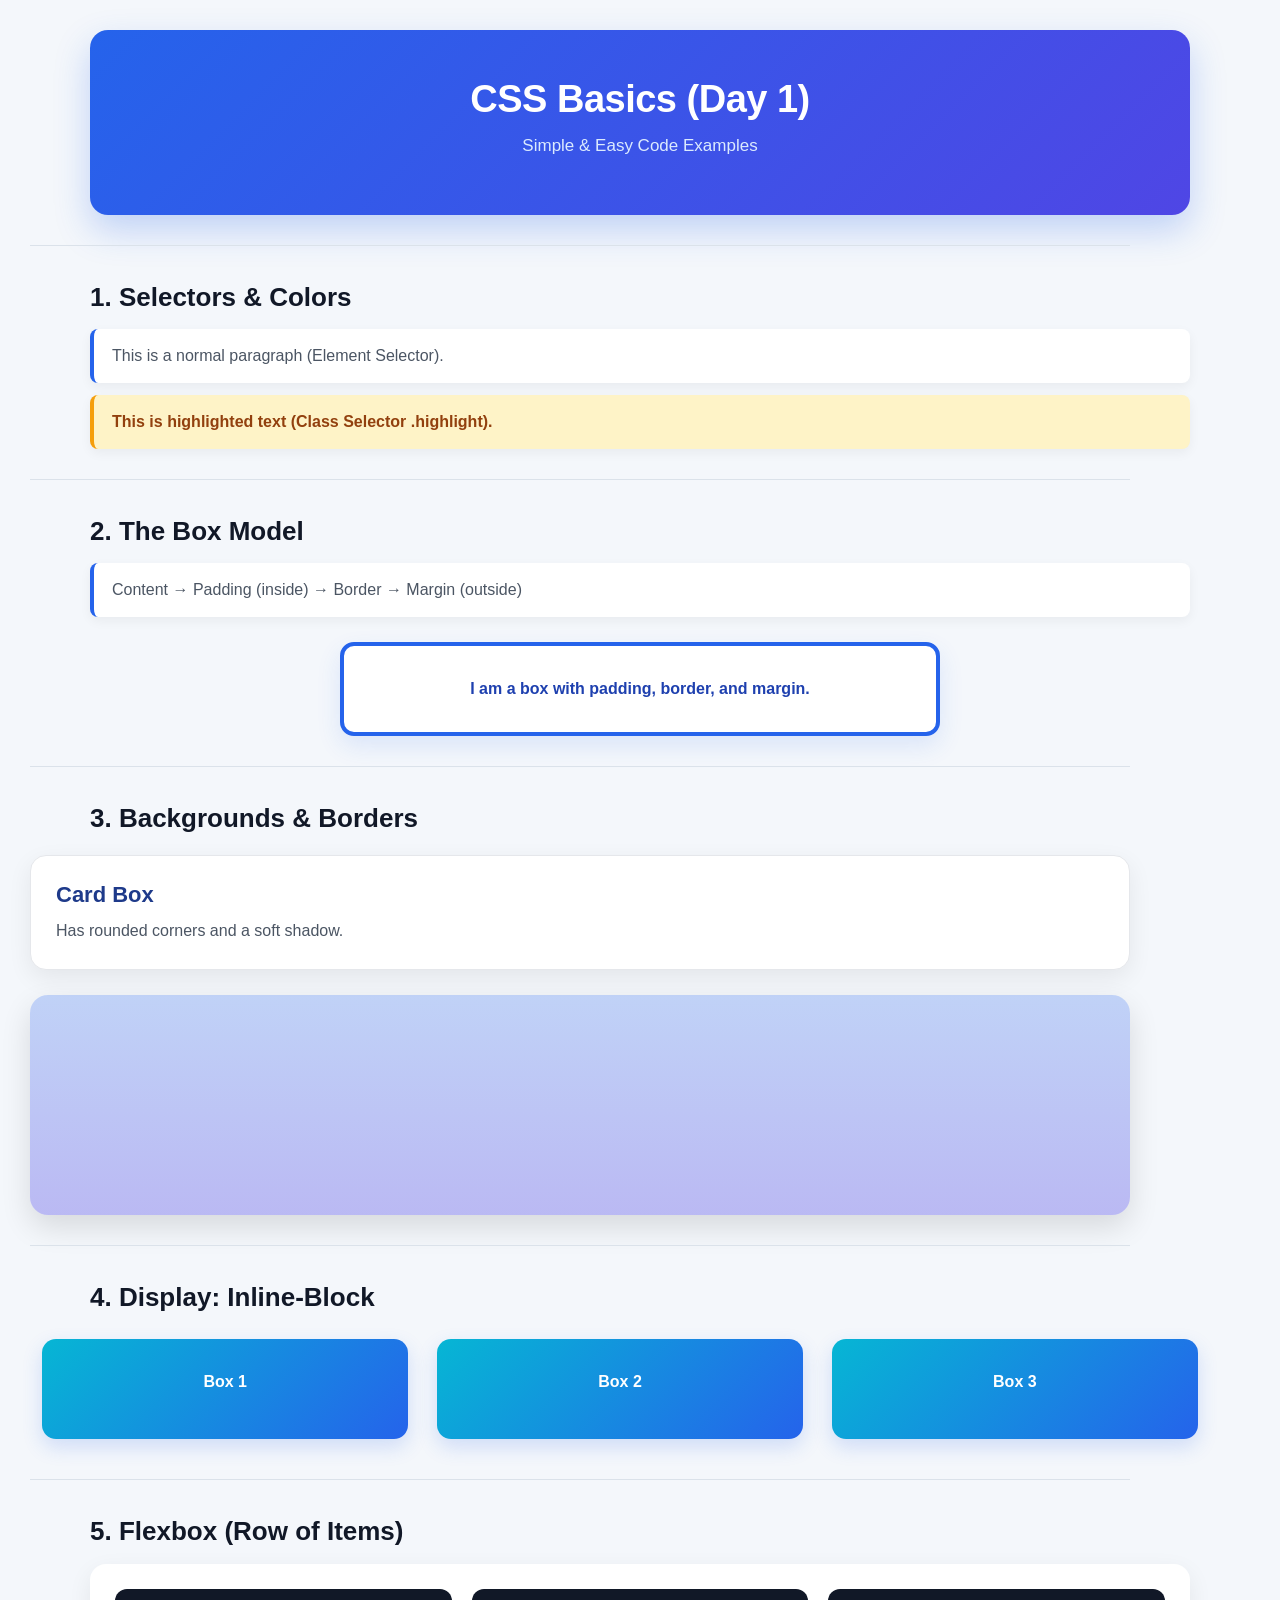
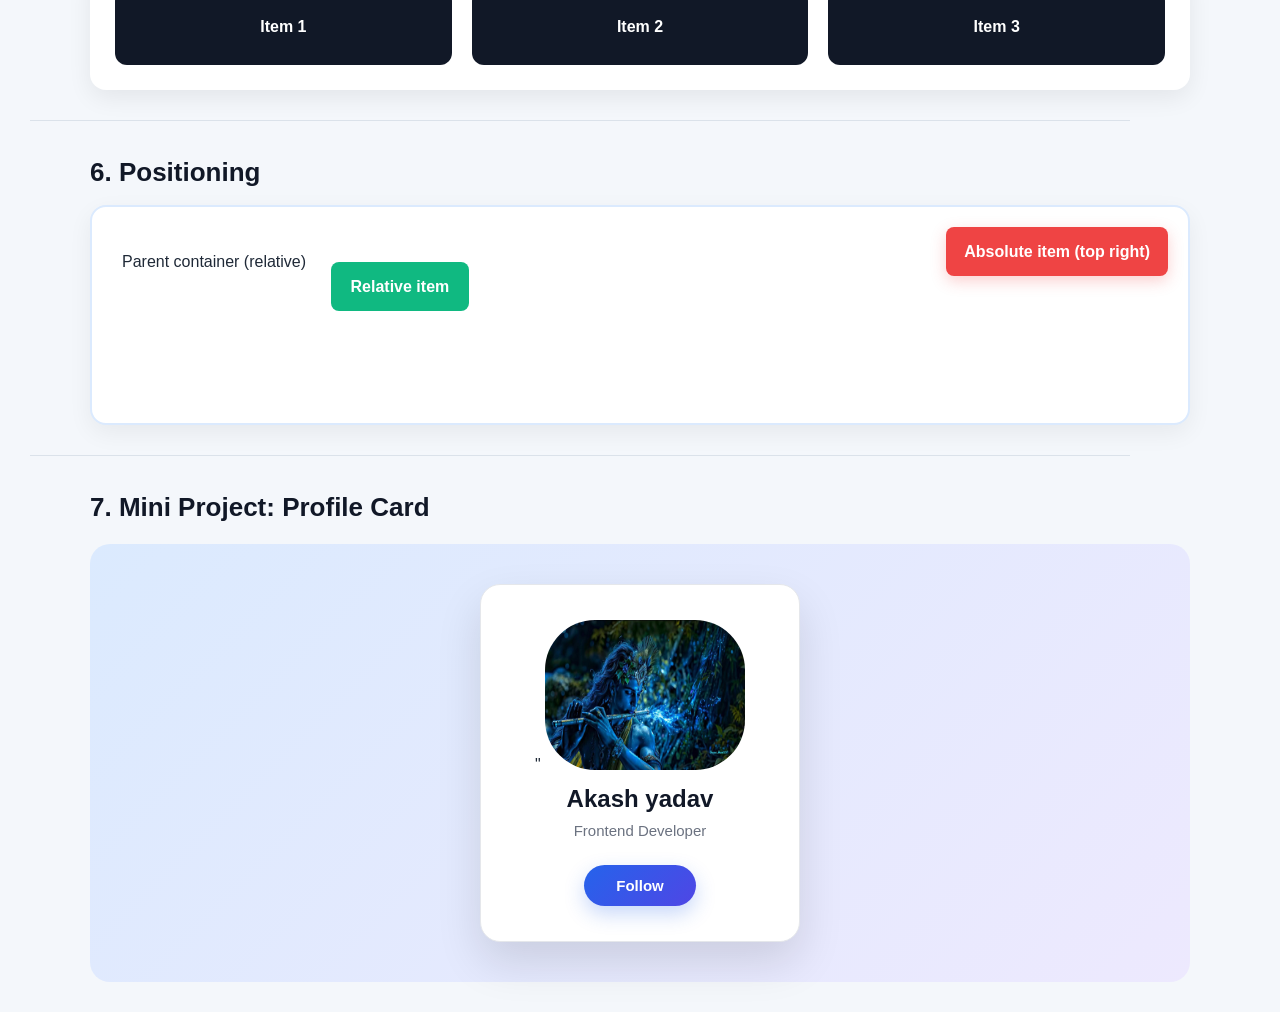
<file: collegee/css-day1.html>
<!DOCTYPE html>
<html lang="en">
<head>
    <meta charset="UTF-8">
    <title>CSS Day 1 - Easy Examples</title>
    <!-- Connect HTML to CSS -->
    <link rel="stylesheet" href="style.css">
    <style>
        .img{
            height: 150px;
            width: 200px;
            border-radius: 50px;

        }
        
    </style>
    
</head>
<body>

    <!-- 1. HEADER -->
    <div id="main-header">
        <h1>CSS Basics (Day 1)</h1>
        <p>Simple & Easy Code Examples</p>
    </div>

    <hr style="margin: 20px 0;">

    <!-- 2. SELECTORS -->
    <h2>1. Selectors & Colors</h2>
    <p>This is a normal paragraph (Element Selector).</p>
    <p class="highlight">This is highlighted text (Class Selector .highlight).</p>

    <hr style="margin: 20px 0;">

    <!-- 3. BOX MODEL -->
    <h2>2. The Box Model</h2>
    <p>Content &rarr; Padding (inside) &rarr; Border &rarr; Margin (outside)</p>
    <div class="box">
        I am a box with padding, border, and margin.
    </div>

    <hr style="margin: 20px 0;">

    <!-- 4. BACKGROUNDS & BORDERS -->
    <h2>3. Backgrounds & Borders</h2>
    <div class="card">
        <h3>Card Box</h3>
        <p>Has rounded corners and a soft shadow.</p>
    </div>
    <div class="hero"></div>

    <hr style="margin: 20px 0;">

    <!-- 5. DISPLAY PROPERTY -->
    <h2>4. Display: Inline-Block</h2>
    <div class="box-inline">Box 1</div>
    <div class="box-inline">Box 2</div>
    <div class="box-inline">Box 3</div>

    <hr style="margin: 20px 0;">

    <!-- 6. FLEXBOX -->
    <h2>5. Flexbox (Row of Items)</h2>
    <div class="container">
        <div class="item">Item 1</div>
        <div class="item">Item 2</div>
        <div class="item">Item 3</div>
    </div>

    <hr style="margin: 20px 0;">

    <!-- 7. POSITIONING -->
    <h2>6. Positioning</h2>
    <div class="position-box">
        <span>Parent container (relative)</span>
        <div class="relative-item">Relative item</div>
        <div class="absolute-item">Absolute item (top right)</div>
    </div>

    <hr style="margin: 20px 0;">

    <!-- 8. MINI PROJECT: PROFILE CARD -->
    <h2>7. Mini Project: Profile Card</h2>
    <div class="profile-card-wrapper">
        <div class="profile-card">"
            <img class="img" src="ra.jpg"  >
            <h2>Akash yadav</h2>
            <p>Frontend Developer</p>
            <button class="btn">Follow</button>
        </div>
    </div>

</body>
</html>
</file>
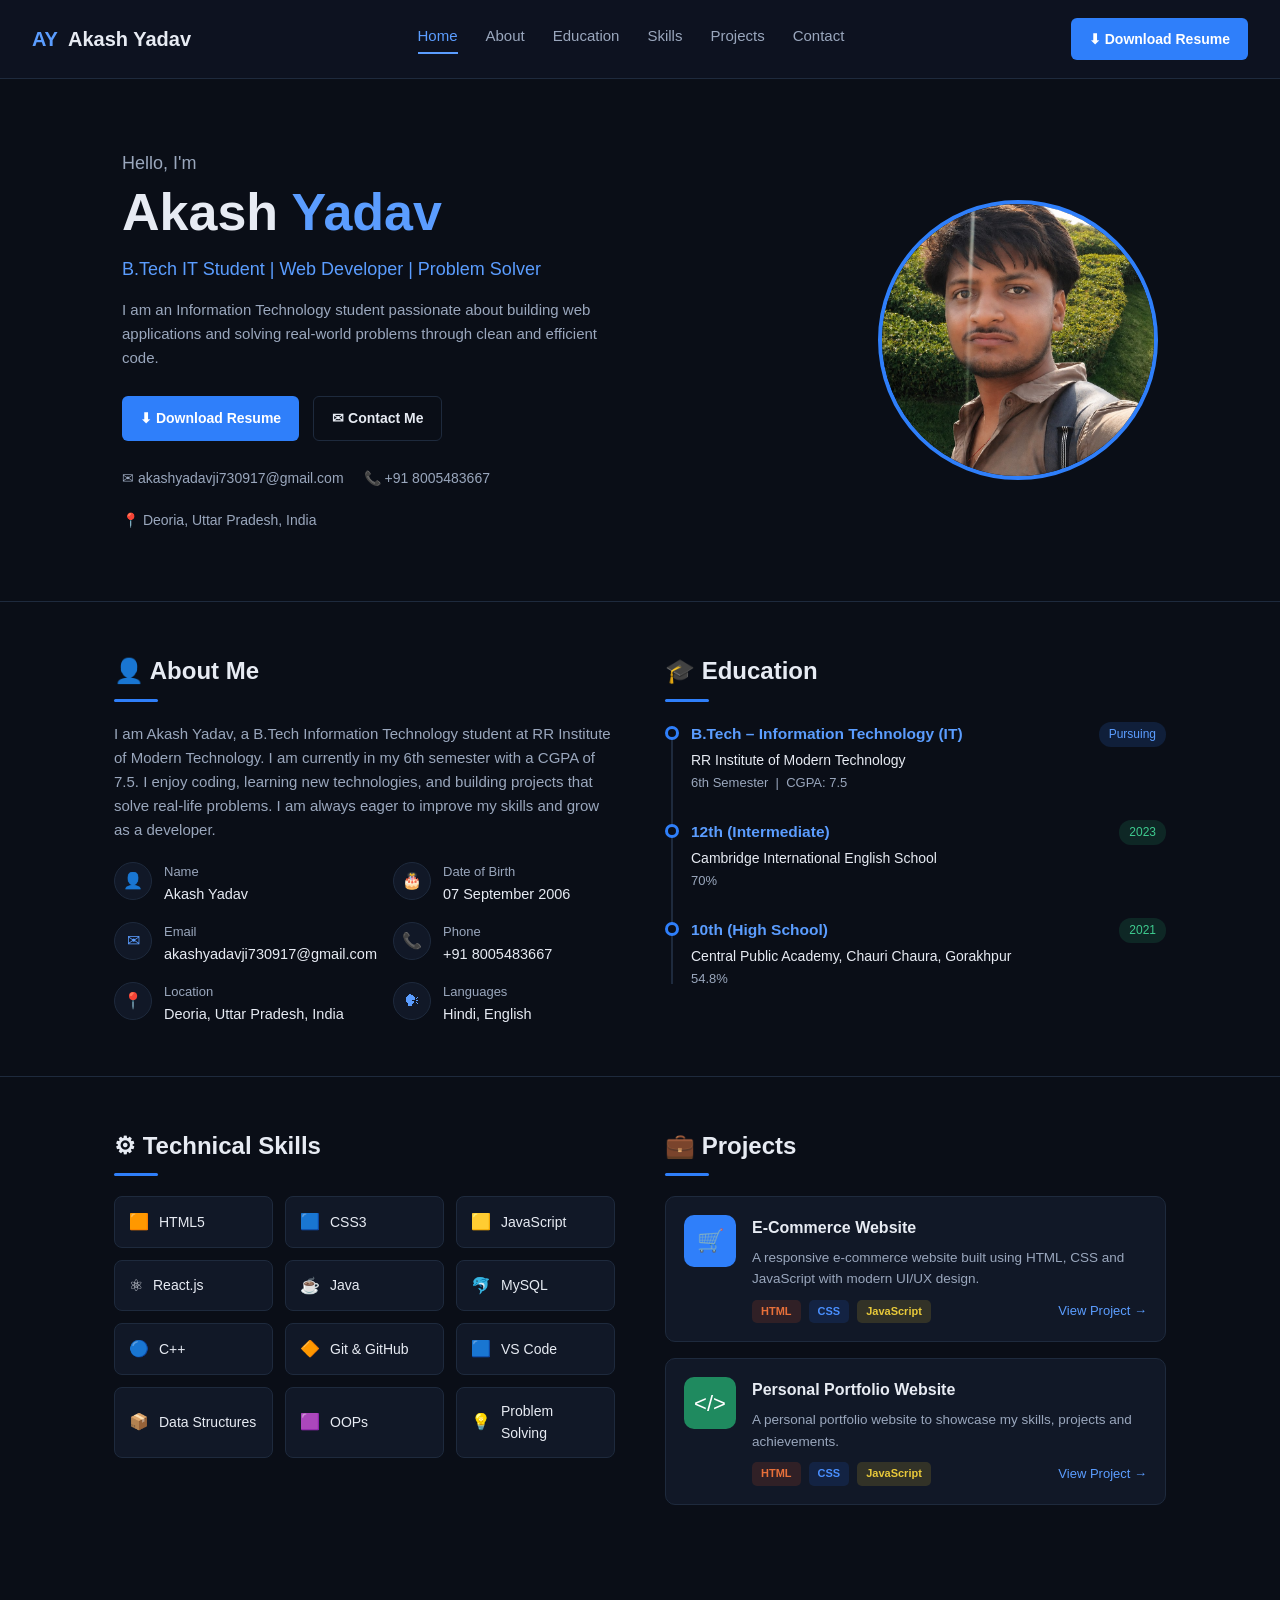
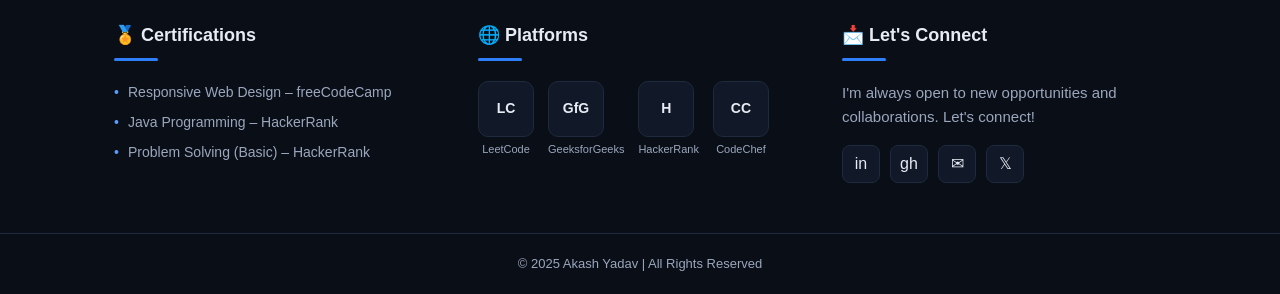
<file: Portfolio/index (5).html>
<!DOCTYPE html>
<html lang="en">
<head>
<meta charset="UTF-8">
<meta name="viewport" content="width=device-width, initial-scale=1.0">
<title>Akash Yadav | Portfolio</title>
<style>
  :root{
    --bg:#0a0e17;
    --bg-alt:#0d1220;
    --card:#111827;
    --border:#1e2a3d;
    --blue:#2f7ffa;
    --blue-light:#5b9dff;
    --text:#e7ebf3;
    --muted:#9aa7bd;
    --green:#1f8a5f;
  }
  *{box-sizing:border-box;margin:0;padding:0;}
  body{
    background:var(--bg);
    color:var(--text);
    font-family:'Segoe UI', Roboto, Helvetica, Arial, sans-serif;
    line-height:1.6;
  }
  a{color:inherit;text-decoration:none;}
  .container{max-width:1100px;margin:0 auto;padding:0 24px;}

  /* NAVBAR */
  header{
    display:flex;align-items:center;justify-content:space-between;
    padding:18px 32px;border-bottom:1px solid var(--border);
    background:var(--bg-alt);
  }
  .logo{display:flex;align-items:center;gap:10px;font-size:20px;font-weight:700;}
  .logo .mark{color:var(--blue-light);}
  nav{display:flex;gap:28px;font-size:15px;color:var(--muted);}
  nav a.active{color:var(--blue-light);border-bottom:2px solid var(--blue-light);padding-bottom:4px;}
  .btn{
    display:inline-flex;align-items:center;gap:8px;
    background:var(--blue);color:#fff;border:none;
    padding:10px 18px;border-radius:6px;font-size:14px;font-weight:600;
    cursor:pointer;
  }
  .btn.outline{background:transparent;border:1px solid var(--border);color:var(--text);}

  /* HERO */
  .hero{
    display:flex;align-items:center;justify-content:space-between;
    padding:70px 32px;max-width:1100px;margin:0 auto;gap:40px;flex-wrap:wrap;
  }
  .hero-text{max-width:560px;}
  .hero-text .greet{color:var(--muted);font-size:18px;margin-bottom:6px;}
  .hero-text h1{font-size:52px;font-weight:800;line-height:1.1;}
  .hero-text h1 span{color:var(--blue-light);}
  .subtitle{color:var(--blue-light);font-size:18px;margin:14px 0;}
  .desc{color:var(--muted);font-size:15px;max-width:480px;}
  .hero-actions{display:flex;gap:14px;margin:26px 0;}
  .contact-row{display:flex;gap:20px;flex-wrap:wrap;color:var(--muted);font-size:14px;margin-top:10px;}
  .contact-row span{display:flex;align-items:center;gap:6px;}
  .avatar{
    width:280px;height:280px;border-radius:50%;
    border:4px solid var(--blue);
    flex-shrink:0;
    overflow:hidden;
  }
  .avatar img{
    width:100%;height:100%;object-fit:cover;
    object-position:center 20%;
  }

  section{padding:50px 0;border-top:1px solid var(--border);}
  .section-grid{display:grid;grid-template-columns:1fr 1fr;gap:50px;}
  h2{display:flex;align-items:center;gap:10px;font-size:24px;margin-bottom:6px;}
  h2::after{content:'';display:none;}
  .underline{width:44px;height:3px;background:var(--blue);margin:8px 0 20px;border-radius:2px;}
  p.body-text{color:var(--muted);font-size:15px;margin-bottom:20px;}

  .info-grid{display:grid;grid-template-columns:1fr 1fr;gap:16px;}
  .info-item{display:flex;gap:12px;align-items:flex-start;}
  .info-icon{
    width:38px;height:38px;border-radius:50%;background:var(--card);
    display:flex;align-items:center;justify-content:center;flex-shrink:0;color:var(--blue-light);
    border:1px solid var(--border);
  }
  .info-item .label{color:var(--muted);font-size:13px;}
  .info-item .value{font-size:14.5px;}

  /* Education timeline */
  .timeline{position:relative;padding-left:26px;}
  .timeline::before{content:'';position:absolute;left:6px;top:6px;bottom:6px;width:2px;background:var(--border);}
  .t-item{position:relative;margin-bottom:26px;}
  .t-dot{position:absolute;left:-26px;top:4px;width:14px;height:14px;border-radius:50%;border:3px solid var(--blue);background:var(--bg);}
  .t-item .title{color:var(--blue-light);font-weight:600;font-size:15.5px;}
  .t-item .badge{
    float:right;font-size:12px;padding:3px 10px;border-radius:12px;
    background:rgba(47,127,250,0.15);color:var(--blue-light);
  }
  .t-item .badge.green{background:rgba(31,138,95,0.2);color:#3ecb8f;}
  .t-item .school{font-size:14px;color:var(--text);margin-top:2px;}
  .t-item .meta{font-size:13px;color:var(--muted);margin-top:2px;}

  /* Skills */
  .skills-grid{display:grid;grid-template-columns:repeat(3,1fr);gap:12px;}
  .skill-chip{
    display:flex;align-items:center;gap:10px;
    background:var(--card);border:1px solid var(--border);
    padding:12px 14px;border-radius:8px;font-size:14px;
  }
  .skill-chip .ic{font-size:16px;}

  /* Projects */
  .project-card{
    display:flex;gap:16px;background:var(--card);border:1px solid var(--border);
    border-radius:10px;padding:18px;margin-bottom:16px;
  }
  .project-thumb{
    width:52px;height:52px;border-radius:10px;flex-shrink:0;
    display:flex;align-items:center;justify-content:center;font-size:22px;color:#fff;
  }
  .project-info h3{font-size:16px;margin-bottom:6px;}
  .project-info p{color:var(--muted);font-size:13.5px;margin-bottom:10px;}
  .tags{display:flex;gap:8px;flex-wrap:wrap;align-items:center;}
  .tag{font-size:11px;padding:3px 9px;border-radius:5px;font-weight:600;}
  .tag.html{background:rgba(227,79,38,.15);color:#e8703a;}
  .tag.css{background:rgba(38,101,227,.15);color:#4a90ff;}
  .tag.js{background:rgba(240,200,40,.15);color:#e8c93a;}
  .view{margin-left:auto;color:var(--blue-light);font-size:13px;}

  footer .foot-grid{display:grid;grid-template-columns:1fr 1fr 1fr;gap:40px;}
  .foot-list{list-style:none;color:var(--muted);font-size:14px;}
  .foot-list li{margin-bottom:8px;padding-left:14px;position:relative;}
  .foot-list li::before{content:'•';position:absolute;left:0;color:var(--blue-light);}
  .platform-row{display:flex;gap:14px;margin-top:14px;flex-wrap:wrap;}
  .plat{
    width:56px;height:56px;border-radius:10px;background:var(--card);border:1px solid var(--border);
    display:flex;align-items:center;justify-content:center;font-weight:700;font-size:14px;
  }
  .plat-label{font-size:11px;color:var(--muted);text-align:center;margin-top:4px;}
  .social-row{display:flex;gap:10px;margin-top:16px;}
  .social{
    width:38px;height:38px;border-radius:8px;background:var(--card);border:1px solid var(--border);
    display:flex;align-items:center;justify-content:center;
  }
  .copyright{text-align:center;padding:20px 0;color:var(--muted);font-size:13px;border-top:1px solid var(--border);}

  @media(max-width:900px){
    nav{display:none;}
    .hero{flex-direction:column-reverse;text-align:center;}
    .hero-text{max-width:100%;}
    .hero-text h1{font-size:38px;}
    .contact-row{justify-content:center;}
    .section-grid{grid-template-columns:1fr;}
    .info-grid{grid-template-columns:1fr;}
    .skills-grid{grid-template-columns:repeat(2,1fr);}
    .foot-grid{grid-template-columns:1fr;gap:28px;}
    .avatar{width:200px;height:200px;font-size:60px;}
  }
</style>
</head>
<body>

<header>
  <div class="logo"><span class="mark">AY</span> Akash Yadav</div>
  <nav>
    <a href="#home" class="active">Home</a>
    <a href="#about">About</a>
    <a href="#education">Education</a>
    <a href="#skills">Skills</a>
    <a href="#projects">Projects</a>
    <a href="#connect">Contact</a>
  </nav>
  <a href="Akash_Yadav_Resume.pdf" download class="btn" style="display:inline-flex;">⬇ Download Resume</a>
</header>

<div class="hero" id="home">
  <div class="hero-text">
    <div class="greet">Hello, I'm</div>
    <h1>Akash <span>Yadav</span></h1>
    <div class="subtitle">B.Tech IT Student | Web Developer | Problem Solver</div>
    <p class="desc">I am an Information Technology student passionate about building web applications and solving real-world problems through clean and efficient code.</p>
    <div class="hero-actions">
      <a href="Akash_Yadav_Resume.pdf" download class="btn" style="display:inline-flex;">⬇ Download Resume</a>
      <a href="#connect" class="btn outline" style="display:inline-flex;">✉ Contact Me</a>
    </div>
    <div class="contact-row">
      <span>✉ akashyadavji730917@gmail.com</span>
      <span>📞 +91 8005483667</span>
      <span>📍 Deoria, Uttar Pradesh, India</span>
    </div>
  </div>
  <div class="avatar"><img src="photo.png" alt="Akash Yadav"></div>
</div>

<section id="about">
  <div class="container section-grid">
    <div>
      <h2>👤 About Me</h2>
      <div class="underline"></div>
      <p class="body-text">I am Akash Yadav, a B.Tech Information Technology student at RR Institute of Modern Technology. I am currently in my 6th semester with a CGPA of 7.5. I enjoy coding, learning new technologies, and building projects that solve real-life problems. I am always eager to improve my skills and grow as a developer.</p>
      <div class="info-grid">
        <div class="info-item">
          <div class="info-icon">👤</div>
          <div><div class="label">Name</div><div class="value">Akash Yadav</div></div>
        </div>
        <div class="info-item">
          <div class="info-icon">🎂</div>
          <div><div class="label">Date of Birth</div><div class="value">07 September 2006</div></div>
        </div>
        <div class="info-item">
          <div class="info-icon">✉</div>
          <div><div class="label">Email</div><div class="value">akashyadavji730917@gmail.com</div></div>
        </div>
        <div class="info-item">
          <div class="info-icon">📞</div>
          <div><div class="label">Phone</div><div class="value">+91 8005483667</div></div>
        </div>
        <div class="info-item">
          <div class="info-icon">📍</div>
          <div><div class="label">Location</div><div class="value">Deoria, Uttar Pradesh, India</div></div>
        </div>
        <div class="info-item">
          <div class="info-icon">🗣</div>
          <div><div class="label">Languages</div><div class="value">Hindi, English</div></div>
        </div>
      </div>
    </div>

    <div id="education">
      <h2>🎓 Education</h2>
      <div class="underline"></div>
      <div class="timeline">
        <div class="t-item">
          <span class="badge">Pursuing</span>
          <div class="title">B.Tech – Information Technology (IT)</div>
          <div class="school">RR Institute of Modern Technology</div>
          <div class="meta">6th Semester &nbsp;|&nbsp; CGPA: 7.5</div>
          <div class="t-dot"></div>
        </div>
        <div class="t-item">
          <span class="badge green">2023</span>
          <div class="title">12th (Intermediate)</div>
          <div class="school">Cambridge International English School</div>
          <div class="meta">70%</div>
          <div class="t-dot"></div>
        </div>
        <div class="t-item">
          <span class="badge green">2021</span>
          <div class="title">10th (High School)</div>
          <div class="school">Central Public Academy, Chauri Chaura, Gorakhpur</div>
          <div class="meta">54.8%</div>
          <div class="t-dot"></div>
        </div>
      </div>
    </div>
  </div>
</section>

<section id="skills">
  <div class="container section-grid">
    <div>
      <h2>⚙ Technical Skills</h2>
      <div class="underline"></div>
      <div class="skills-grid">
        <div class="skill-chip"><span class="ic">🟧</span>HTML5</div>
        <div class="skill-chip"><span class="ic">🟦</span>CSS3</div>
        <div class="skill-chip"><span class="ic">🟨</span>JavaScript</div>
        <div class="skill-chip"><span class="ic">⚛</span>React.js</div>
        <div class="skill-chip"><span class="ic">☕</span>Java</div>
        <div class="skill-chip"><span class="ic">🐬</span>MySQL</div>
        <div class="skill-chip"><span class="ic">🔵</span>C++</div>
        <div class="skill-chip"><span class="ic">🔶</span>Git & GitHub</div>
        <div class="skill-chip"><span class="ic">🟦</span>VS Code</div>
        <div class="skill-chip"><span class="ic">📦</span>Data Structures</div>
        <div class="skill-chip"><span class="ic">🟪</span>OOPs</div>
        <div class="skill-chip"><span class="ic">💡</span>Problem Solving</div>
      </div>
    </div>

    <div id="projects">
      <h2>💼 Projects</h2>
      <div class="underline"></div>
      <div class="project-card">
        <div class="project-thumb" style="background:#2f7ffa;">🛒</div>
        <div class="project-info">
          <h3>E-Commerce Website</h3>
          <p>A responsive e-commerce website built using HTML, CSS and JavaScript with modern UI/UX design.</p>
          <div class="tags">
            <span class="tag html">HTML</span><span class="tag css">CSS</span><span class="tag js">JavaScript</span>
            <span class="view">View Project →</span>
          </div>
        </div>
      </div>
      <div class="project-card">
        <div class="project-thumb" style="background:#1f8a5f;">&lt;/&gt;</div>
        <div class="project-info">
          <h3>Personal Portfolio Website</h3>
          <p>A personal portfolio website to showcase my skills, projects and achievements.</p>
          <div class="tags">
            <span class="tag html">HTML</span><span class="tag css">CSS</span><span class="tag js">JavaScript</span>
            <span class="view">View Project →</span>
          </div>
        </div>
      </div>
    </div>
  </div>
</section>

<footer id="connect">
  <div class="container foot-grid" style="padding:50px 24px;">
    <div>
      <h2 style="font-size:18px;">🏅 Certifications</h2>
      <div class="underline"></div>
      <ul class="foot-list">
        <li>Responsive Web Design – freeCodeCamp</li>
        <li>Java Programming – HackerRank</li>
        <li>Problem Solving (Basic) – HackerRank</li>
      </ul>
    </div>
    <div>
      <h2 style="font-size:18px;">🌐 Platforms</h2>
      <div class="underline"></div>
      <div class="platform-row">
        <div><div class="plat">LC</div><div class="plat-label">LeetCode</div></div>
        <div><div class="plat">GfG</div><div class="plat-label">GeeksforGeeks</div></div>
        <div><div class="plat">H</div><div class="plat-label">HackerRank</div></div>
        <div><div class="plat">CC</div><div class="plat-label">CodeChef</div></div>
      </div>
    </div>
    <div>
      <h2 style="font-size:18px;">📩 Let's Connect</h2>
      <div class="underline"></div>
      <p class="body-text" style="margin-bottom:0;">I'm always open to new opportunities and collaborations. Let's connect!</p>
      <div class="social-row">
        <div class="social">in</div>
        <div class="social">gh</div>
        <div class="social">✉</div>
        <div class="social">𝕏</div>
      </div>
    </div>
  </div>
  <div class="copyright">© 2025 Akash Yadav | All Rights Reserved</div>
</footer>

</body>
</html>
</file>
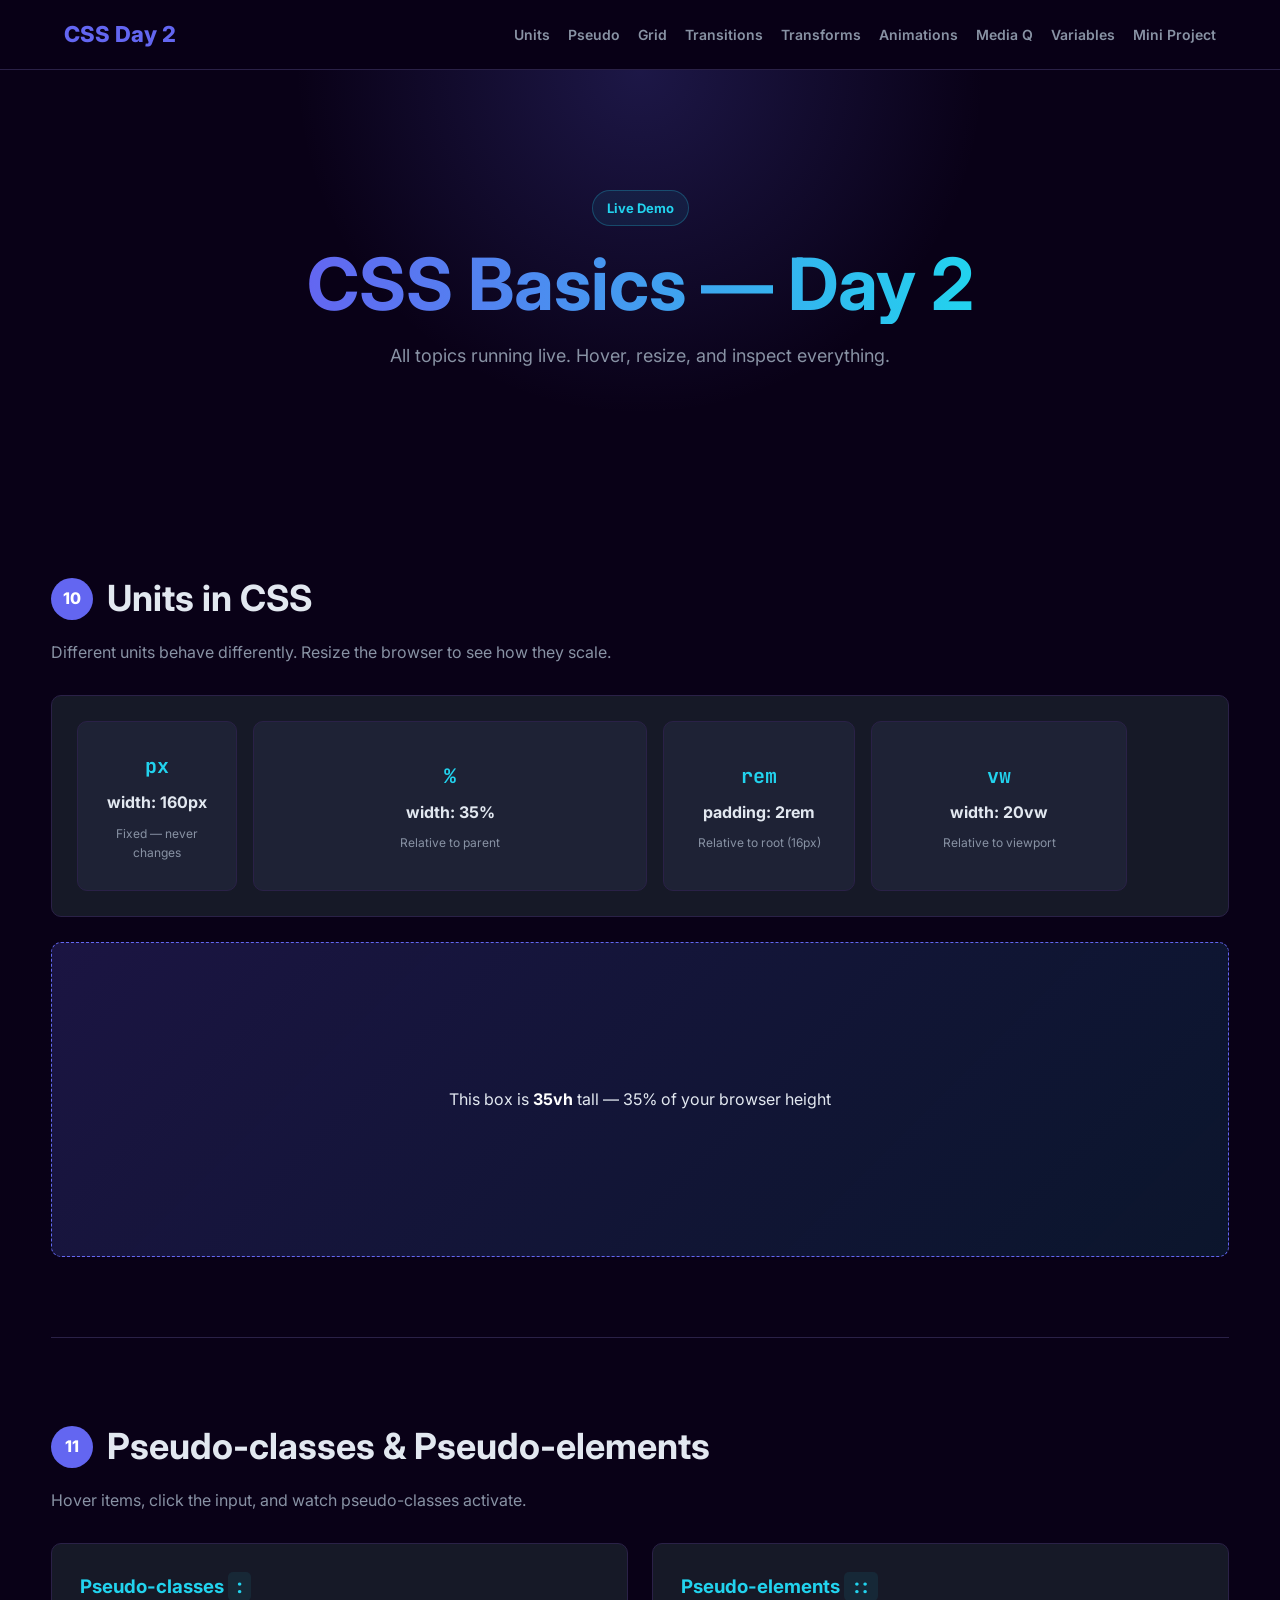
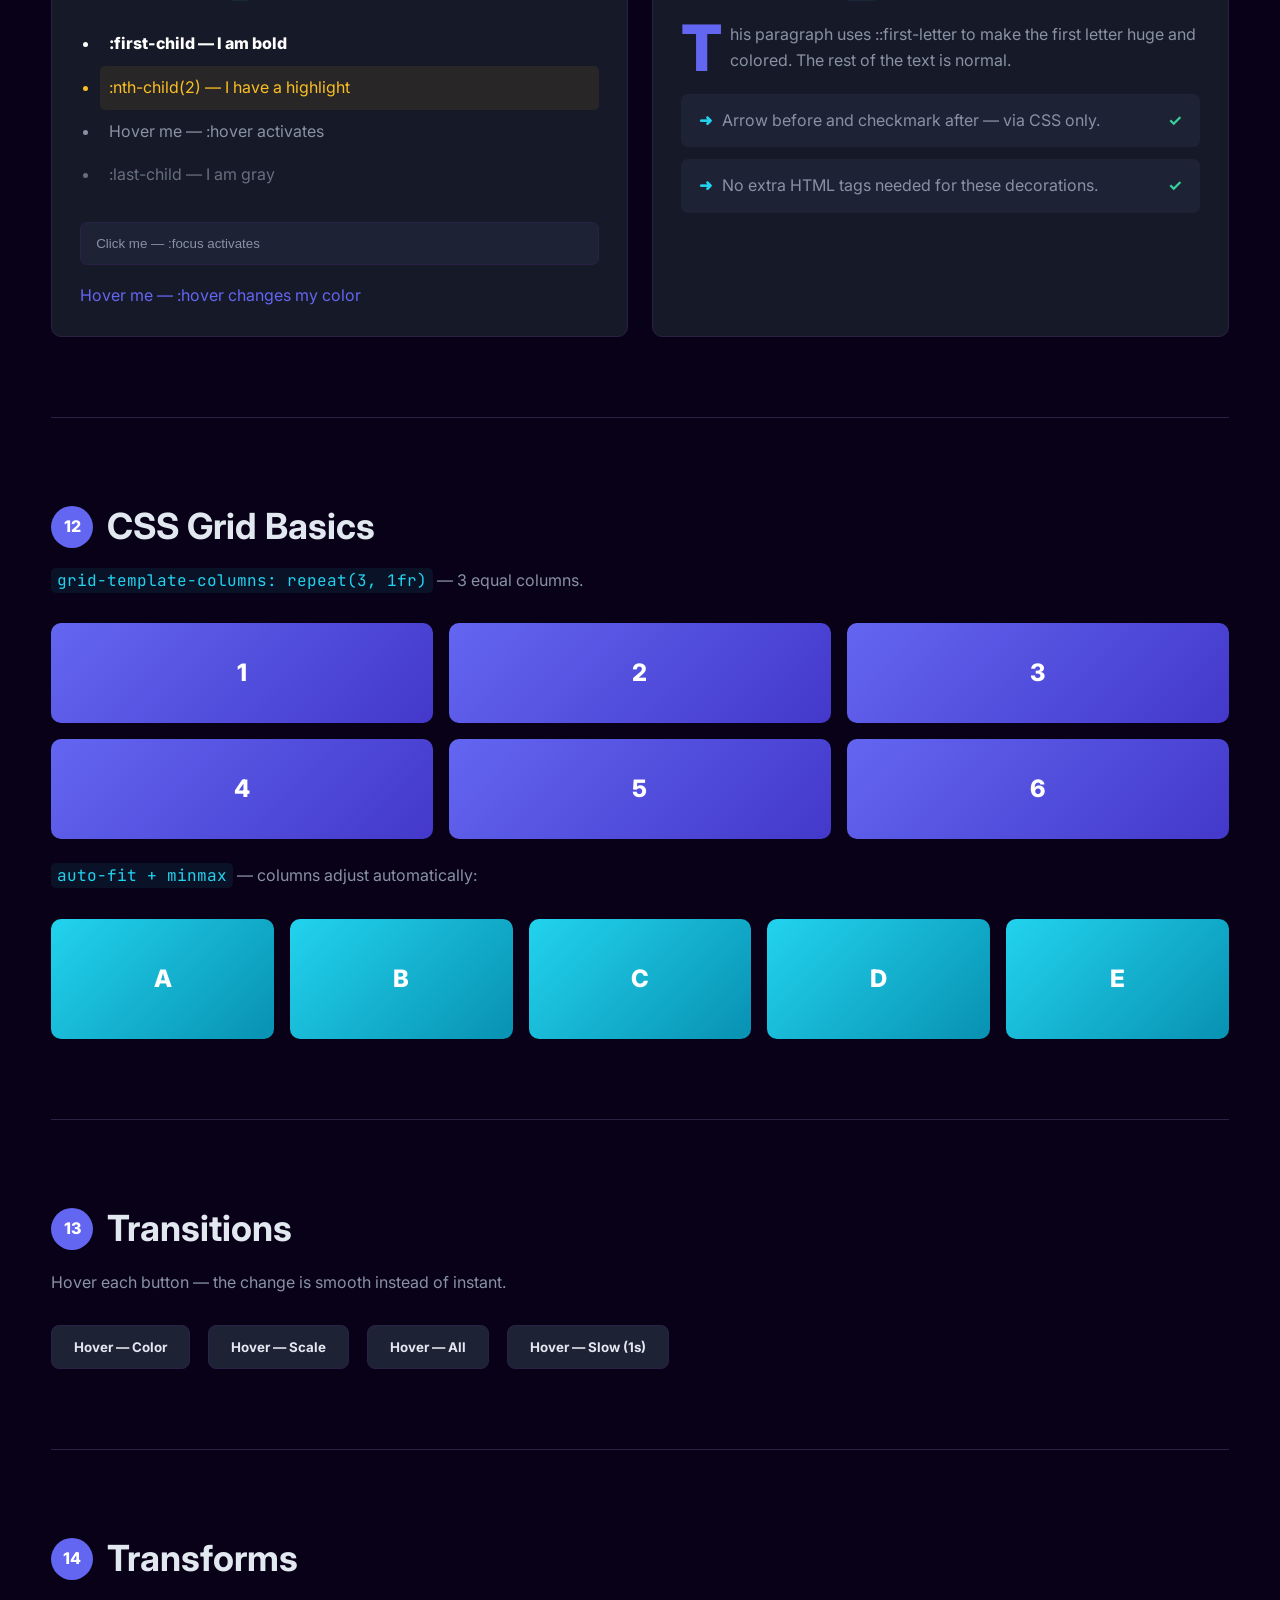
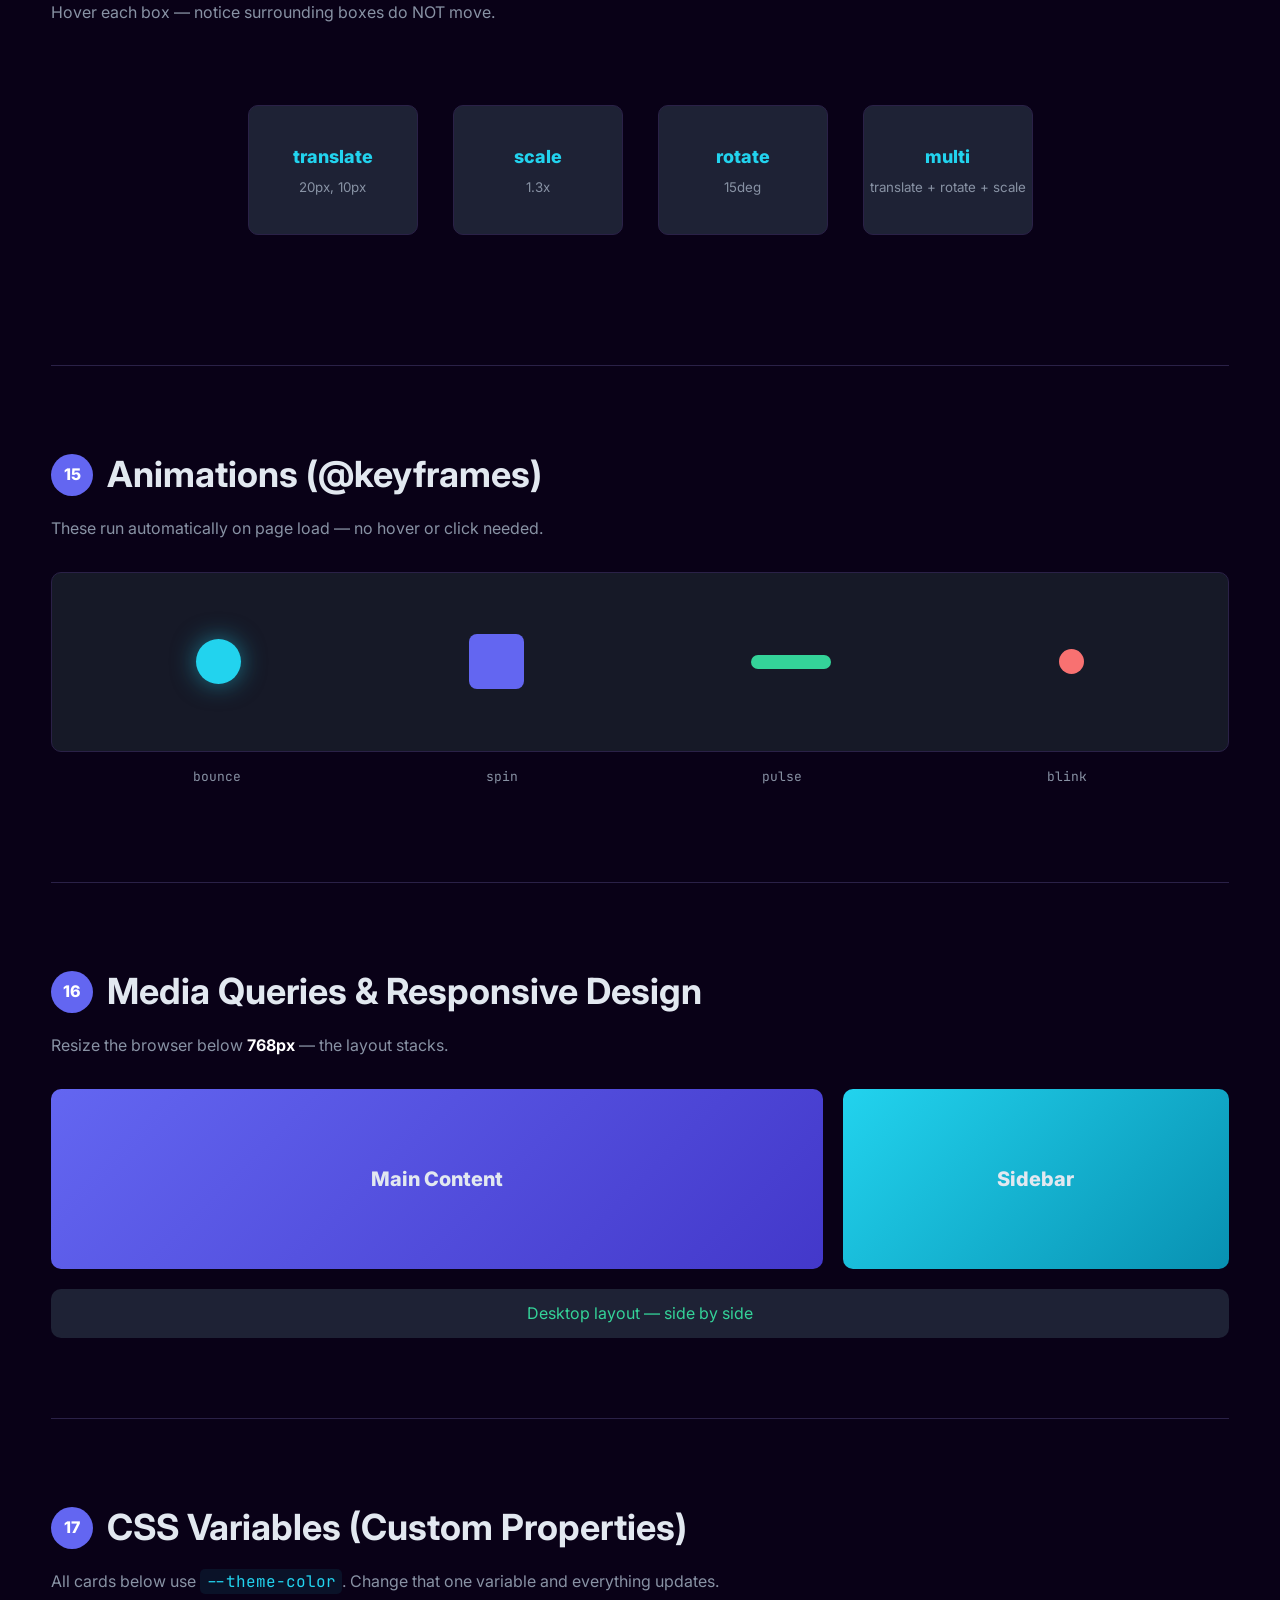
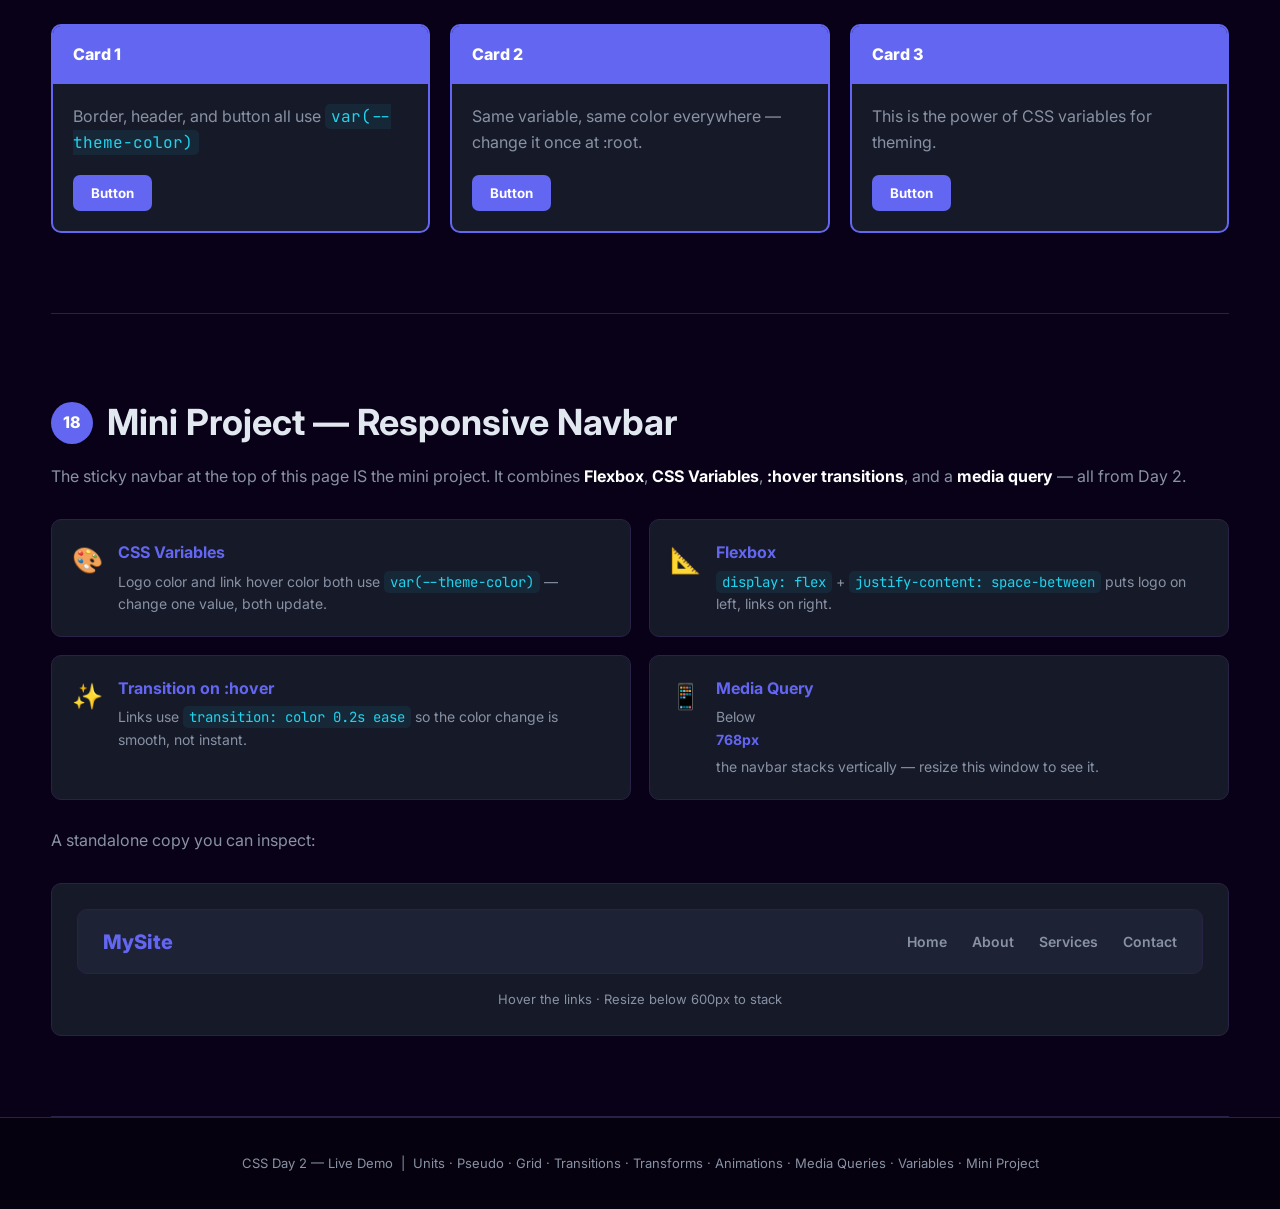
<file: collegee/css-day2.csss/index (1).html>
<!DOCTYPE html>
<html lang="en">
<head>
  <meta charset="UTF-8" />
  <meta name="viewport" content="width=device-width, initial-scale=1.0" />
  <title>CSS Day 2 — Live Demo</title>
  <link rel="preconnect" href="https://fonts.googleapis.com" />
  <link rel="preconnect" href="https://fonts.gstatic.com" crossorigin />
  <link href="https://fonts.googleapis.com/css2?family=Inter:wght@400;600;700;800&family=JetBrains+Mono:wght@400;600&display=swap" rel="stylesheet" />
  <link rel="stylesheet" href="stylehhh.css" />
</head>
<body>

   
  <nav class="navbar">
    <div class="logo">CSS Day 2</div>
    <ul class="nav-links">
      <li><a href="#units">Units</a></li>
      <li><a href="#pseudo">Pseudo</a></li>
      <li><a href="#grid">Grid</a></li>
      <li><a href="#transitions">Transitions</a></li>
      <li><a href="#transforms">Transforms</a></li>
      <li><a href="#animations">Animations</a></li>
      <li><a href="#mediaq">Media Q</a></li>
      <li><a href="#variables">Variables</a></li>
      <li><a href="#miniproject">Mini Project</a></li>
    </ul>
  </nav>

  <!-- ========== HERO ========== -->
  <section class="hero">
    <span class="hero-badge">Live Demo</span>
    <h1>CSS Basics — Day 2</h1>
    <p>All topics running live. Hover, resize, and inspect everything.</p>
  </section>

  <main>

    <!-- SECTION 10 — UNITS -->
    <section class="topic-section" id="units">
      <div class="topic-header">
        <span class="topic-num">10</span>
        <h2>Units in CSS</h2>
      </div>
      <p class="topic-desc">Different units behave differently. Resize the browser to see how they scale.</p>

      <div class="units-demo">
        <div class="unit-box px-box">
          <span class="unit-label">px</span>
          <p>width: 160px</p>
          <small>Fixed — never changes</small>
        </div>
        <div class="unit-box percent-box">
          <span class="unit-label">%</span>
          <p>width: 35%</p>
          <small>Relative to parent</small>
        </div>
        <div class="unit-box rem-box">
          <span class="unit-label">rem</span>
          <p>padding: 2rem</p>
          <small>Relative to root (16px)</small>
        </div>
        <div class="unit-box vw-box">
          <span class="unit-label">vw</span>
          <p>width: 20vw</p>
          <small>Relative to viewport</small>
        </div>
      </div>

      <div class="vh-demo">
        <span>This box is <strong>35vh</strong> tall — 35% of your browser height</span>
      </div>
    </section>

    <!-- SECTION 11 — PSEUDO-CLASSES & PSEUDO-ELEMENTS -->
    <section class="topic-section" id="pseudo">
      <div class="topic-header">
        <span class="topic-num">11</span>
        <h2>Pseudo-classes &amp; Pseudo-elements</h2>
      </div>
      <p class="topic-desc">Hover items, click the input, and watch pseudo-classes activate.</p>

      <div class="pseudo-grid">
        <div class="pseudo-card">
          <h3>Pseudo-classes <code>:</code></h3>
          <ul class="styled-list">
            <li>:first-child — I am bold</li>
            <li>:nth-child(2) — I have a highlight</li>
            <li>Hover me — :hover activates</li>
            <li>:last-child — I am gray</li>
          </ul>
          <input class="demo-input" type="text" placeholder="Click me — :focus activates" />
          <a class="demo-link" href="#">Hover me — :hover changes my color</a>
        </div>

        <div class="pseudo-card">
          <h3>Pseudo-elements <code>::</code></h3>
          <p class="dropcap-para">This paragraph uses ::first-letter to make the first letter huge and colored. The rest of the text is normal.</p>
          <p class="before-after-para">Arrow before and checkmark after — via CSS only.</p>
          <p class="before-after-para">No extra HTML tags needed for these decorations.</p>
        </div>
      </div>
    </section>

    <!-- SECTION 12 — CSS GRID -->
    <section class="topic-section" id="grid">
      <div class="topic-header">
        <span class="topic-num">12</span>
        <h2>CSS Grid Basics</h2>
      </div>
      <p class="topic-desc"><code>grid-template-columns: repeat(3, 1fr)</code> — 3 equal columns.</p>

      <div class="grid-container">
        <div class="grid-item">1</div>
        <div class="grid-item">2</div>
        <div class="grid-item">3</div>
        <div class="grid-item">4</div>
        <div class="grid-item">5</div>
        <div class="grid-item">6</div>
      </div>

      <p class="topic-desc" style="margin-top:24px"><code>auto-fit + minmax</code> — columns adjust automatically:</p>
      <div class="grid-autofit">
        <div class="grid-item g2">A</div>
        <div class="grid-item g2">B</div>
        <div class="grid-item g2">C</div>
        <div class="grid-item g2">D</div>
        <div class="grid-item g2">E</div>
      </div>
    </section>

    <!-- SECTION 13 — TRANSITIONS -->
    <section class="topic-section" id="transitions">
      <div class="topic-header">
        <span class="topic-num">13</span>
        <h2>Transitions</h2>
      </div>
      <p class="topic-desc">Hover each button — the change is smooth instead of instant.</p>

      <div class="transition-demos">
        <button class="btn btn-color">Hover — Color</button>
        <button class="btn btn-scale">Hover — Scale</button>
        <button class="btn btn-all">Hover — All</button>
        <button class="btn btn-slow">Hover — Slow (1s)</button>
      </div>
    </section>

    <!-- SECTION 14 — TRANSFORMS -->
    <section class="topic-section" id="transforms">
      <div class="topic-header">
        <span class="topic-num">14</span>
        <h2>Transforms</h2>
      </div>
      <p class="topic-desc">Hover each box — notice surrounding boxes do NOT move.</p>

      <div class="transform-demos">
        <div class="transform-box t-translate">
          <span>translate</span>
          <small>20px, 10px</small>
        </div>
        <div class="transform-box t-scale">
          <span>scale</span>
          <small>1.3x</small>
        </div>
        <div class="transform-box t-rotate">
          <span>rotate</span>
          <small>15deg</small>
        </div>
        <div class="transform-box t-multi">
          <span>multi</span>
          <small>translate + rotate + scale</small>
        </div>
      </div>
    </section>
 
    <!-- SECTION 15 — ANIMATIONS -->
    <section class="topic-section" id="animations">
      <div class="topic-header">
        <span class="topic-num">15</span>
        <h2>Animations (@keyframes)</h2>
      </div>
      <p class="topic-desc">These run automatically on page load — no hover or click needed.</p>

      <div class="animation-stage">
        <div class="anim-ball bounce-ball"></div>
        <div class="anim-box spin-box"></div>
        <div class="anim-bar pulse-bar"></div>
        <div class="anim-dot blink-dot"></div>
      </div>
      <div class="anim-labels">
        <span>bounce</span>
        <span>spin</span>
        <span>pulse</span>
        <span>blink</span>
      </div>
    </section>

    <!-- SECTION 16 — MEDIA QUERIES -->
    <section class="topic-section" id="mediaq">
      <div class="topic-header">
        <span class="topic-num">16</span>
        <h2>Media Queries &amp; Responsive Design</h2>
      </div>
      <p class="topic-desc">Resize the browser below <strong>768px</strong> — the layout stacks.</p>

      <div class="mq-demo-container">
        <div class="mq-box mq-main">Main Content</div>
        <div class="mq-box mq-side">Sidebar</div>
      </div>

      <div class="mq-indicator">
        <span class="mq-desktop">Desktop layout — side by side</span>
        <span class="mq-mobile">Mobile layout — stacked</span>
      </div>
    </section>

    <!-- SECTION 17 — CSS VARIABLES -->
    <section class="topic-section" id="variables">
      <div class="topic-header">
        <span class="topic-num">17</span>
        <h2>CSS Variables (Custom Properties)</h2>
      </div>
      <p class="topic-desc">All cards below use <code>--theme-color</code>. Change that one variable and everything updates.</p>

      <div class="var-cards">
        <div class="var-card">
          <div class="var-card-header">Card 1</div>
          <p>Border, header, and button all use <code>var(--theme-color)</code></p>
          <button class="var-btn">Button</button>
        </div>
        <div class="var-card">
          <div class="var-card-header">Card 2</div>
          <p>Same variable, same color everywhere — change it once at :root.</p>
          <button class="var-btn">Button</button>
        </div>
        <div class="var-card">
          <div class="var-card-header">Card 3</div>
          <p>This is the power of CSS variables for theming.</p>
          <button class="var-btn">Button</button>
        </div>
      </div>
    </section>

    <!-- SECTION 18 — MINI PROJECT: RESPONSIVE NAVBAR -->
    <section class="topic-section" id="miniproject">
      <div class="topic-header">
        <span class="topic-num">18</span>
        <h2>Mini Project — Responsive Navbar</h2>
      </div>
      <p class="topic-desc">The sticky navbar at the top of this page IS the mini project. It combines <strong>Flexbox</strong>, <strong>CSS Variables</strong>, <strong>:hover transitions</strong>, and a <strong>media query</strong> — all from Day 2.</p>

      <!-- What it uses breakdown -->
      <div class="project-breakdown">
        <div class="breakdown-item">
          <span class="breakdown-icon">🎨</span>
          <div>
            <strong>CSS Variables</strong>
            <p>Logo color and link hover color both use <code>var(--theme-color)</code> — change one value, both update.</p>
          </div>
        </div>
        <div class="breakdown-item">
          <span class="breakdown-icon">📐</span>
          <div>
            <strong>Flexbox</strong>
            <p><code>display: flex</code> + <code>justify-content: space-between</code> puts logo on left, links on right.</p>
          </div>
        </div>
        <div class="breakdown-item">
          <span class="breakdown-icon">✨</span>
          <div>
            <strong>Transition on :hover</strong>
            <p>Links use <code>transition: color 0.2s ease</code> so the color change is smooth, not instant.</p>
          </div>
        </div>
        <div class="breakdown-item">
          <span class="breakdown-icon">📱</span>
          <div>
            <strong>Media Query</strong>
            <p>Below <strong>768px</strong> the navbar stacks vertically — resize this window to see it.</p>
          </div>
        </div>
      </div>

      <!-- Live mini navbar replica inside section -->
      <p class="topic-desc" style="margin-top:28px">A standalone copy you can inspect:</p>
      <div class="mini-navbar-demo">
        <nav class="mini-navbar">
          <div class="mini-logo">MySite</div>
          <ul class="mini-nav-links">
            <li><a href="#">Home</a></li>
            <li><a href="#">About</a></li>
            <li><a href="#">Services</a></li>
            <li><a href="#">Contact</a></li>
          </ul>
        </nav>
        <p class="mini-note">Hover the links · Resize below 600px to stack</p>
      </div>
    </section>

  </main>

  <footer>
    CSS Day 2 — Live Demo &nbsp;|&nbsp; Units · Pseudo · Grid · Transitions · Transforms · Animations · Media Queries · Variables · Mini Project
  </footer>

</body>
</html>
</file>
<file: CarGame/thunder-ridge-race/style.css>
* {
  box-sizing: border-box;
}

body {
  margin: 0;
  color: #f5f7ff;
  font-family: Arial, sans-serif;
  background:
    linear-gradient(rgba(5, 12, 30, 0.88), rgba(10, 25, 55, 0.95)),
    url("https://images.unsplash.com/photo-1503736334956-4c8f8e92946d")
    center / cover fixed;
}

.container {
  width: min(1100px, 94%);
  margin: auto;
  padding: 25px 0;
}

.hidden {
  display: none !important;
}

/* HOME */
.home-screen {
  min-height: calc(100vh - 50px);
  display: flex;
  align-items: center;
  justify-content: center;
  text-align: center;
}

.home-content {
  width: min(720px, 100%);
  padding: 55px 35px;
  border: 1px solid #4c6da8;
  border-radius: 24px;
  background: rgba(9, 23, 53, 0.92);
  box-shadow: 0 15px 50px rgba(0, 0, 0, 0.45);
}

.flag {
  font-size: 60px;
  margin-bottom: 10px;
}

.home-content h1 {
  margin: 0 0 12px;
  color: #ffd166;
  font-size: clamp(34px, 6vw, 58px);
  text-shadow: 0 0 18px #ff8c00;
}

.tagline {
  margin: 0 0 30px;
  color: #d8e5ff;
  font-size: 19px;
}

.home-info {
  display: flex;
  justify-content: center;
  flex-wrap: wrap;
  gap: 12px;
  margin: 25px 0 35px;
}

.home-info div {
  padding: 12px 18px;
  border: 1px solid #334d80;
  border-radius: 10px;
  background: #182d5c;
  color: #dce8ff;
}

.start-button {
  min-width: 230px;
  padding: 17px 28px;
  border: 0;
  border-radius: 12px;
  cursor: pointer;
  color: #10182d;
  background: #ffd166;
  font-size: 20px;
  font-weight: 900;
  letter-spacing: 1px;
  box-shadow: 0 0 25px rgba(255, 209, 102, 0.25);
}

.start-button:hover {
  background: #ffb703;
  transform: translateY(-3px) scale(1.02);
}

.hint {
  margin: 20px 0 0;
  color: #9fb4da;
  font-size: 14px;
}

/* GAME */
header {
  text-align: center;
}

header h1 {
  margin-bottom: 8px;
  color: #ffd166;
  text-shadow: 0 0 15px #ff8c00;
}

header p {
  color: #d8e5ff;
}

.panel {
  margin: 18px 0;
  padding: 20px;
  border: 1px solid #334d80;
  border-radius: 14px;
  background: rgba(9, 23, 53, 0.9);
  box-shadow: 0 8px 25px rgba(0, 0, 0, 0.3);
}

#raceInfo {
  margin-bottom: 18px;
  color: #ffd166;
  font-size: 18px;
  font-weight: bold;
}

.track {
  position: relative;
  height: 120px;
  padding: 15px;
  overflow: hidden;
  border: 4px solid #b8c6df;
  border-radius: 60px;
  background:
    repeating-linear-gradient(
      90deg,
      #303845 0,
      #303845 42px,
      #3b4656 42px,
      #3b4656 84px
    );
}

.finish-line {
  position: absolute;
  top: 0;
  right: 0;
  width: 22px;
  height: 100%;
  background: repeating-linear-gradient(
    0deg,
    #ffffff 0,
    #ffffff 10px,
    #111111 10px,
    #111111 20px
  );
}

.car-marker {
  position: absolute;
  left: 0;
  display: flex;
  align-items: center;
  justify-content: center;
  width: 75px;
  height: 25px;
  border-radius: 12px;
  color: #10182d;
  font-size: 11px;
  font-weight: bold;
  transform: translateX(-50%);
  transition: left 0.5s ease;
}

.car-alex { background: #4dd4ac; }
.car-zephyr { background: #70a7ff; }
.car-tara { background: #ff91c8; }
.car-marcus { background: #c5c9d6; }

.drivers {
  display: grid;
  grid-template-columns: repeat(4, 1fr);
  gap: 12px;
}

.driver-card {
  padding: 15px;
  border-left: 5px solid #4dd4ac;
  border-radius: 10px;
  background: #182d5c;
}

.driver-card:nth-child(2) { border-color: #70a7ff; }
.driver-card:nth-child(3) { border-color: #ff91c8; }
.driver-card:nth-child(4) { border-color: #c5c9d6; }

.driver-card h3 {
  margin-top: 0;
  color: #ffd166;
}

.health {
  height: 10px;
  margin-top: 8px;
  overflow: hidden;
  border-radius: 8px;
  background: #10182d;
}

.health-bar {
  height: 100%;
  background: #4dd4ac;
  transition: width 0.4s ease;
}

.controls {
  display: flex;
  flex-wrap: wrap;
  gap: 10px;
}

button {
  padding: 11px 15px;
  border: 0;
  border-radius: 8px;
  cursor: pointer;
  color: #10182d;
  background: #ffd166;
  font-weight: bold;
}

button:hover {
  background: #ffb703;
  transform: translateY(-2px);
}

button:disabled {
  cursor: not-allowed;
  opacity: 0.45;
  transform: none;
}

#restart {
  color: #ffffff;
  background: #df5264;
}

#options {
  color: #b9c9e8;
}

#commentary {
  min-height: 100px;
  max-height: 300px;
  overflow-y: auto;
  padding: 14px;
  border-radius: 8px;
  color: #e4edff;
  background: #07132e;
  line-height: 1.6;
  white-space: pre-line;
}

pre {
  max-height: 350px;
  overflow: auto;
  padding: 15px;
  border-radius: 8px;
  color: #a8f0dc;
  background: #050d21;
}

.back-home {
  display: block;
  margin: 22px auto;
  color: #dce8ff;
  background: #263e70;
}

.back-home:hover {
  background: #35558f;
}

@media (max-width: 800px) {
  .drivers {
    grid-template-columns: repeat(2, 1fr);
  }
}

@media (max-width: 500px) {
  .home-content {
    padding: 40px 20px;
  }

  .home-info {
    flex-direction: column;
  }

  .drivers {
    grid-template-columns: 1fr;
  }

  .controls button {
    width: 100%;
  }
}
</file>
<file: collegee/style.css>
* {
    margin: 0;
    padding: 0;
    box-sizing: border-box;
}

html {
    scroll-behavior: smooth;
}

body {
    font-family: "Segoe UI", Arial, sans-serif;
    background: #f4f7fb;
    color: #1f2937;
    line-height: 1.6;
    padding: 30px;
}

/* Main content spacing */
body > * {
    max-width: 1100px;
    margin-left: auto;
    margin-right: auto;
}

/* ---------- HEADINGS ---------- */

h1,
h2,
h3 {
    line-height: 1.3;
}

h2 {
    margin-top: 35px;
    margin-bottom: 15px;
    color: #111827;
    font-size: 26px;
}

h3 {
    color: #1e3a8a;
    margin-bottom: 8px;
}

p {
    color: #4b5563;
    margin-bottom: 10px;
}


/* =========================================
   2. HEADER
   ========================================= */

#main-header {
    background: linear-gradient(
        135deg,
        #2563eb,
        #4f46e5
    );

    color: white;
    padding: 45px 30px;
    text-align: center;

    border-radius: 18px;

    box-shadow:
        0 15px 35px rgba(37, 99, 235, 0.25);

    margin-bottom: 25px;
}

#main-header h1 {
    color: white;
    font-size: 38px;
    margin-bottom: 8px;
    letter-spacing: -0.5px;
}

#main-header p {
    color: #dbeafe;
    font-size: 17px;
}


/* =========================================
   HR
   ========================================= */

hr {
    border: none;
    height: 1px;
    background: #dbe2ea;
    margin: 30px 0 !important;
}


/* =========================================
   3. SELECTORS & COLORS
   ========================================= */

/* Element selector example */
body > p {
    background: white;
    padding: 14px 18px;
    border-left: 4px solid #2563eb;
    border-radius: 8px;
    margin-bottom: 12px;

    box-shadow: 0 4px 12px rgba(0, 0, 0, 0.05);
}

/* Class selector */
.highlight {
    background: #fef3c7 !important;
    color: #92400e !important;

    border-left: 4px solid #f59e0b !important;

    font-weight: 600;
}


/* =========================================
   4. BOX MODEL
   ========================================= */

.box {
    background: white;

    width: 100%;
    max-width: 600px;

    padding: 30px;

    border: 4px solid #2563eb;

    margin: 25px auto;

    border-radius: 14px;

    text-align: center;

    color: #1e40af;
    font-weight: 600;

    box-shadow:
        0 10px 25px rgba(37, 99, 235, 0.12);

    transition: all 0.3s ease;
}

.box:hover {
    transform: translateY(-4px);

    box-shadow:
        0 15px 35px rgba(37, 99, 235, 0.18);
}


/* =========================================
   5. BACKGROUNDS & BORDERS
   ========================================= */

.card {
    background: white;

    padding: 25px;

    border: 1px solid #e5e7eb;

    border-radius: 16px;

    box-shadow:
        0 8px 25px rgba(0, 0, 0, 0.07);

    margin: 20px 0;

    transition: all 0.3s ease;
}

.card:hover {
    transform: translateY(-5px);

    box-shadow:
        0 15px 35px rgba(0, 0, 0, 0.12);
}

.card h3 {
    font-size: 22px;
}

.card p {
    margin-bottom: 0;
}


/* Hero background */

.hero {
    width: 100%;
    height: 220px;

    margin: 25px 0;

    border-radius: 18px;

    background:
        linear-gradient(
            rgba(37, 99, 235, 0.25),
            rgba(79, 70, 229, 0.35)
        ),
        url("https://images.unsplash.com/photo-1497366754035-f200968a6e72?auto=format&fit=crop&w=1200&q=80");

    background-size: cover;
    background-position: center;

    box-shadow:
        0 12px 30px rgba(0, 0, 0, 0.12);
}


/* =========================================
   6. DISPLAY PROPERTY
   ========================================= */

.box-inline {
    display: inline-block;

    width: 30%;

    min-height: 100px;

    margin: 10px 1%;

    padding: 30px 15px;

    background: linear-gradient(
        135deg,
        #06b6d4,
        #2563eb
    );

    color: white;

    text-align: center;

    font-weight: 700;

    border-radius: 14px;

    box-shadow:
        0 8px 20px rgba(37, 99, 235, 0.18);

    transition: all 0.3s ease;
}

.box-inline:hover {
    transform: translateY(-6px) scale(1.02);

    box-shadow:
        0 15px 30px rgba(37, 99, 235, 0.25);
}


/* =========================================
   7. FLEXBOX
   ========================================= */

.container {
    display: flex;

    justify-content: space-between;
    align-items: center;

    gap: 20px;

    background: white;

    padding: 25px;

    border-radius: 16px;

    box-shadow:
        0 8px 25px rgba(0, 0, 0, 0.07);
}

.item {
    flex: 1;

    background: #111827;

    color: white;

    padding: 25px 15px;

    text-align: center;

    border-radius: 12px;

    font-weight: 600;

    transition: all 0.3s ease;
}

.item:hover {
    background: #2563eb;

    transform: translateY(-5px);
}


/* =========================================
   8. POSITIONING
   ========================================= */

.position-box {
    position: relative;

    min-height: 220px;

    padding: 30px;

    background: white;

    border: 2px solid #dbeafe;

    border-radius: 16px;

    box-shadow:
        0 8px 25px rgba(0, 0, 0, 0.06);

    overflow: hidden;
}

/* Relative element */

.relative-item {
    position: relative;

    top: 25px;
    left: 20px;

    display: inline-block;

    background: #10b981;

    color: white;

    padding: 12px 20px;

    border-radius: 8px;

    font-weight: 600;
}


/* Absolute element */

.absolute-item {
    position: absolute;

    top: 20px;
    right: 20px;

    background: #ef4444;

    color: white;

    padding: 12px 18px;

    border-radius: 8px;

    font-weight: 600;

    box-shadow:
        0 5px 15px rgba(239, 68, 68, 0.25);
}


/* =========================================
   9. PROFILE CARD
   ========================================= */

.profile-card-wrapper {
    display: flex;

    justify-content: center;
    align-items: center;

    padding: 40px 20px;

    background:
        linear-gradient(
            135deg,
            #dbeafe,
            #ede9fe
        );

    border-radius: 20px;

    margin-top: 20px;
}


/* Profile Card */

.profile-card {
    width: 320px;

    background: white;

    padding: 35px 25px;

    text-align: center;

    border-radius: 20px;

    border: 1px solid #e5e7eb;

    box-shadow:
        0 20px 45px rgba(0, 0, 0, 0.12);

    transition: all 0.35s ease;
}

.profile-card:hover {
    transform: translateY(-8px);

    box-shadow:
        0 25px 55px rgba(0, 0, 0, 0.18);
}


/* Avatar */

.avatar {
    width: 110px;
    height: 110px;

    object-fit: cover;

    border-radius: 50%;

    border: 5px solid #dbeafe;

    padding: 3px;

    margin-bottom: 15px;

    transition: all 0.3s ease;
}

.profile-card:hover .avatar {
    border-color: #6366f1;

    transform: scale(1.05);
}


/* Profile Name */

.profile-card h2 {
    margin: 5px 0;

    font-size: 24px;

    color: #111827;
}


/* Job Title */

.profile-card p {
    color: #6b7280;

    font-size: 15px;

    margin-bottom: 22px;
}


/* Follow Button */

.btn {
    border: none;

    background: linear-gradient(
        135deg,
        #2563eb,
        #4f46e5
    );

    color: white;

    padding: 12px 32px;

    border-radius: 999px;

    font-size: 15px;

    font-weight: 600;

    cursor: pointer;

    box-shadow:
        0 8px 20px rgba(37, 99, 235, 0.25);

    transition: all 0.3s ease;
}

.btn:hover {
    transform: translateY(-3px);

    box-shadow:
        0 12px 25px rgba(37, 99, 235, 0.35);
}

.btn:active {
    transform: translateY(0);
}


/* =========================================
   10. RESPONSIVE DESIGN
   ========================================= */

@media (max-width: 768px) {

    body {
        padding: 15px;
    }

    #main-header {
        padding: 35px 20px;
    }

    #main-header h1 {
        font-size: 30px;
    }

    .box-inline {
        width: 100%;
        margin: 8px 0;
    }

    .container {
        flex-direction: column;
    }

    .item {
        width: 100%;
    }

    .position-box {
        min-height: 280px;
    }

    .absolute-item {
        position: static;

        display: inline-block;

        margin-top: 50px;
    }
}


/* =========================================
   11. SMALL MOBILE DEVICES
   ========================================= */

@media (max-width: 480px) {

    body {
        padding: 10px;
    }

    #main-header h1 {
        font-size: 25px;
    }

    #main-header p {
        font-size: 14px;
    }

    h2 {
        font-size: 22px;
    }

    .profile-card {
        width: 100%;
    }

    .hero {
        height: 170px;
    }
    img{
        height: 100px;
        width: 100px;
        border
    }
}
</file>
<file: collegee/css-day2.csss/stylehhh.css>
:root {
  --primary-color: #6366f1;
  --theme-dark: #415263;
  --accent: #22d3ee;
  --bg: #090117;
  --surface: #161927;
  --surface2: #1e2235;
  --border: #2a2147;
  --text: #e2e8f0;
  --muted: #8892a4;
  --green: #34d399;
  --yellow: #fbbf24;
  --red: #f87171;
  --radius: 10px;
  --gap: 16px;
}


/* =========================================================
   2. RESET / BASIC STYLES
   ========================================================= */

* {
  margin: 0;
  padding: 0;
  box-sizing: border-box;
}

html {
  scroll-behavior: smooth;
}

body {
  font-family: "Inter", sans-serif;
  background: var(--bg);
  color: var(--text);
  line-height: 1.6;
}

code {
  font-family: "JetBrains Mono", monospace;
  color: var(--accent);
  background: rgba(34, 211, 238, 0.08);
  padding: 2px 6px;
  border-radius: 5px;
}

strong {
  color: #fff;
}


/* =========================================================
   3. NAVBAR
   ========================================================= */

.navbar {
  position: sticky;
  top: 0;
  z-index: 1000;

  min-height: 70px;
  padding: 0 5%;

  display: flex;
  align-items: center;
  justify-content: space-between;

  background: rgba(9, 1, 23, 0.92);
  border-bottom: 1px solid var(--border);

  backdrop-filter: blur(12px);
}

.logo {
  color: var(--primary-color);
  font-size: 22px;
  font-weight: 800;
  white-space: nowrap;
}

.nav-links {
  display: flex;
  align-items: center;
  gap: 18px;

  list-style: none;
}

.nav-links a {
  color: var(--muted);
  text-decoration: none;
  font-size: 14px;
  font-weight: 600;

  transition: color 0.2s ease;
}

.nav-links a:hover {
  color: var(--theme-color, var(--primary-color));
}


/* =========================================================
   4. HERO
   ========================================================= */

.hero {
  min-height: 420px;

  display: flex;
  flex-direction: column;
  justify-content: center;
  align-items: center;

  text-align: center;
  padding: 60px 20px;

  background:
    radial-gradient(
      circle at top,
      rgba(99, 102, 241, 0.22),
      transparent 45%
    ),
    var(--bg);
}

.hero-badge {
  display: inline-block;

  padding: 7px 14px;
  margin-bottom: 18px;

  color: var(--accent);
  background: rgba(34, 211, 238, 0.08);

  border: 1px solid rgba(34, 211, 238, 0.25);
  border-radius: 50px;

  font-size: 13px;
  font-weight: 700;
}

.hero h1 {
  font-size: clamp(40px, 7vw, 72px);
  line-height: 1.1;

  margin-bottom: 18px;

  background: linear-gradient(
    90deg,
    var(--primary-color),
    var(--accent)
  );

  -webkit-background-clip: text;
  background-clip: text;
  color: transparent;
}

.hero p {
  max-width: 650px;
  color: var(--muted);
  font-size: 18px;
}


/* =========================================================
   5. MAIN / TOPIC SECTIONS
   ========================================================= */

main {
  width: min(1200px, 92%);
  margin: 0 auto;
}

.topic-section {
  padding: 80px 0;
  border-bottom: 1px solid var(--border);
}

.topic-header {
  display: flex;
  align-items: center;
  gap: 14px;
  margin-bottom: 12px;
}

.topic-num {
  width: 42px;
  height: 42px;

  display: grid;
  place-items: center;

  background: var(--primary-color);
  color: white;

  border-radius: 50%;

  font-weight: 800;
}

.topic-header h2 {
  font-size: clamp(25px, 4vw, 36px);
}

.topic-desc {
  color: var(--muted);
  margin-bottom: 30px;
}


/* =========================================================
   6. SECTION 10 — UNITS
   ========================================================= */

.units-demo {
  width: 100%;
  padding: 25px;

  display: flex;
  align-items: stretch;
  gap: var(--gap);

  background: var(--surface);
  border: 1px solid var(--border);
  border-radius: var(--radius);

  overflow: hidden;
}

.unit-box {
  min-height: 170px;

  display: flex;
  flex-direction: column;
  justify-content: center;

  padding: 20px;

  background: var(--surface2);
  border: 1px solid var(--border);
  border-radius: var(--radius);

  text-align: center;
}

.unit-box p {
  margin: 8px 0;
  font-weight: 700;
}

.unit-box small {
  color: var(--muted);
  font-size: 12px;
}

.unit-label {
  display: inline-block;
  color: var(--accent);
  font-family: "JetBrains Mono", monospace;
  font-size: 20px;
  font-weight: 700;
}


/* Different CSS units */

.px-box {
  width: 160px;
}

.percent-box {
  width: 35%;
}

.rem-box {
  width: 12rem;
  padding: 2rem;
}

.vw-box {
  width: 20vw;
}


/* 35vh demonstration */

.vh-demo {
  height: 35vh;
  margin-top: 25px;

  display: grid;
  place-items: center;

  background:
    linear-gradient(
      135deg,
      rgba(99, 102, 241, 0.2),
      rgba(34, 211, 238, 0.1)
    );

  border: 1px dashed var(--primary-color);
  border-radius: var(--radius);

  color: var(--text);
  text-align: center;
  padding: 20px;
}


/* =========================================================
   7. SECTION 11 — PSEUDO CLASSES / ELEMENTS
   ========================================================= */

.pseudo-grid {
  display: grid;
  grid-template-columns: repeat(2, 1fr);
  gap: 24px;
}

.pseudo-card {
  padding: 28px;

  background: var(--surface);
  border: 1px solid var(--border);
  border-radius: var(--radius);
}

.pseudo-card h3 {
  margin-bottom: 20px;
  color: var(--accent);
}


/* Pseudo classes */

.styled-list {
  padding-left: 20px;
  margin-bottom: 25px;
}

.styled-list li {
  padding: 9px;
  color: var(--muted);
  transition: 0.2s ease;
}


/* :first-child */

.styled-list li:first-child {
  color: white;
  font-weight: 800;
}


/* :nth-child */

.styled-list li:nth-child(2) {
  color: var(--yellow);
  background: rgba(251, 191, 36, 0.08);
  border-radius: 5px;
}


/* :hover */

.styled-list li:hover {
  color: var(--accent);
  transform: translateX(8px);
}


/* :last-child */

.styled-list li:last-child {
  color: #666f80;
}


/* :focus */

.demo-input {
  width: 100%;
  padding: 13px 15px;

  margin-bottom: 18px;

  background: var(--surface2);
  color: var(--text);

  border: 1px solid var(--border);
  border-radius: 7px;

  outline: none;

  transition: border-color 0.2s, box-shadow 0.2s;
}

.demo-input:focus {
  border-color: var(--primary-color);

  box-shadow:
    0 0 0 3px rgba(99, 102, 241, 0.15);
}

.demo-input::placeholder {
  color: var(--muted);
}


/* Link :hover */

.demo-link {
  color: var(--primary-color);
  text-decoration: none;
  transition: color 0.2s ease;
}

.demo-link:hover {
  color: var(--accent);
}


/* =========================================================
   PSEUDO ELEMENTS
   ========================================================= */

.dropcap-para {
  color: var(--muted);
  margin-bottom: 20px;
}

.dropcap-para::first-letter {
  font-size: 4em;
  font-weight: 800;
  color: var(--primary-color);

  float: left;
  line-height: 0.8;

  margin-right: 8px;
}


/* ::before and ::after */

.before-after-para {
  position: relative;

  padding: 14px 18px;
  margin: 12px 0;

  background: var(--surface2);
  border-radius: 7px;

  color: var(--muted);
}

.before-after-para::before {
  content: "➜";
  color: var(--accent);
  margin-right: 10px;
  font-weight: bold;
}

.before-after-para::after {
  content: "✓";
  color: var(--green);
  float: right;
  font-weight: bold;
}


/* =========================================================
   8. SECTION 12 — CSS GRID
   ========================================================= */

.grid-container {
  display: grid;

  grid-template-columns: repeat(3, 1fr);

  gap: var(--gap);
}

.grid-item {
  min-height: 100px;

  display: grid;
  place-items: center;

  background:
    linear-gradient(
      135deg,
      var(--primary-color),
      #4338ca
    );

  border-radius: var(--radius);

  color: white;
  font-size: 24px;
  font-weight: 800;

  transition:
    transform 0.25s ease,
    box-shadow 0.25s ease;
}

.grid-item:hover {
  transform: translateY(-5px);

  box-shadow:
    0 10px 25px rgba(99, 102, 241, 0.25);
}


/* auto-fit + minmax */

.grid-autofit {
  display: grid;

  grid-template-columns:
    repeat(auto-fit, minmax(140px, 1fr));

  gap: var(--gap);
}

.grid-item.g2 {
  min-height: 120px;

  background:
    linear-gradient(
      135deg,
      var(--accent),
      #0891b2
    );
}


/* =========================================================
   9. SECTION 13 — TRANSITIONS
   ========================================================= */

.transition-demos {
  display: flex;
  flex-wrap: wrap;
  gap: 18px;
}

.btn {
  padding: 13px 22px;

  background: var(--surface2);
  color: var(--text);

  border: 1px solid var(--border);
  border-radius: 8px;

  font-family: inherit;
  font-weight: 700;

  cursor: pointer;
}


/* Color transition */

.btn-color {
  transition: color 0.3s ease,
              background-color 0.3s ease;
}

.btn-color:hover {
  color: #090117;
  background: var(--accent);
}


/* Scale transition */

.btn-scale {
  transition: transform 0.3s ease;
}

.btn-scale:hover {
  transform: scale(1.1);
}


/* All properties */

.btn-all {
  transition: all 0.3s ease;
}

.btn-all:hover {
  color: white;
  background: var(--primary-color);
  border-color: var(--primary-color);

  transform: translateY(-4px) scale(1.05);

  box-shadow:
    0 10px 25px rgba(99, 102, 241, 0.3);
}


/* Slow transition */

.btn-slow {
  transition: all 1s ease;
}

.btn-slow:hover {
  color: #090117;
  background: var(--yellow);

  transform: rotate(3deg) scale(1.08);
}


/* =========================================================
   10. SECTION 14 — TRANSFORMS
   ========================================================= */

.transform-demos {
  display: flex;
  flex-wrap: wrap;
  justify-content: center;
  gap: 35px;

  padding: 50px 20px;
}

.transform-box {
  width: 170px;
  height: 130px;

  display: flex;
  flex-direction: column;
  justify-content: center;
  align-items: center;

  text-align: center;

  background: var(--surface2);
  border: 1px solid var(--border);

  border-radius: var(--radius);

  transition: transform 0.5s ease;
}

.transform-box span {
  font-size: 18px;
  font-weight: 800;
  color: var(--accent);
}

.transform-box small {
  color: var(--muted);
  margin-top: 5px;
}


/* translate */

.t-translate:hover {
  transform: translate(20px, 10px);
}


/* scale */

.t-scale:hover {
  transform: scale(1.3);
}


/* rotate */

.t-rotate:hover {
  transform: rotate(15deg);
}


/* multiple transforms */

.t-multi:hover {
  transform:
    translate(15px, -10px)
    rotate(10deg)
    scale(1.15);
}


/* =========================================================
   11. SECTION 15 — ANIMATIONS
   ========================================================= */

.animation-stage {
  min-height: 180px;

  display: flex;
  justify-content: space-around;
  align-items: center;

  padding: 30px;

  background: var(--surface);
  border: 1px solid var(--border);
  border-radius: var(--radius);
}


/* Common animation objects */

.anim-ball,
.anim-box,
.anim-bar,
.anim-dot {
  flex-shrink: 0;
}


/* Bounce */

.anim-ball {
  width: 45px;
  height: 45px;

  background: var(--accent);
  border-radius: 50%;

  box-shadow:
    0 0 25px rgba(34, 211, 238, 0.5);
}

.bounce-ball {
  animation: bounce 1.2s ease-in-out infinite;
}

@keyframes bounce {
  0%,
  100% {
    transform: translateY(-30px);
  }

  50% {
    transform: translateY(30px);
  }
}


/* Spin */

.anim-box {
  width: 55px;
  height: 55px;

  background: var(--primary-color);

  border-radius: 8px;
}

.spin-box {
  animation: spin 2s linear infinite;
}

@keyframes spin {
  from {
    transform: rotate(0deg);
  }

  to {
    transform: rotate(360deg);
  }
}


/* Pulse */

.anim-bar {
  width: 80px;
  height: 14px;

  background: var(--green);
  border-radius: 20px;
}

.pulse-bar {
  animation: pulse 1.2s ease-in-out infinite;
}

@keyframes pulse {
  0%,
  100% {
    transform: scaleX(0.6);
    opacity: 0.5;
  }

  50% {
    transform: scaleX(1.3);
    opacity: 1;
  }
}


/* Blink */

.anim-dot {
  width: 25px;
  height: 25px;

  background: var(--red);
  border-radius: 50%;
}

.blink-dot {
  animation: blink 1s ease-in-out infinite;
}

@keyframes blink {
  0%,
  100% {
    opacity: 1;
  }

  50% {
    opacity: 0.1;
  }
}


/* Animation labels */

.anim-labels {
  display: flex;
  justify-content: space-around;

  padding: 15px 20px;

  color: var(--muted);

  font-family: "JetBrains Mono", monospace;
  font-size: 13px;
}


/* =========================================================
   12. SECTION 16 — MEDIA QUERIES
   ========================================================= */

.mq-demo-container {
  display: grid;

  grid-template-columns: 2fr 1fr;

  gap: 20px;
}

.mq-box {
  min-height: 180px;

  display: grid;
  place-items: center;

  border-radius: var(--radius);

  font-size: 20px;
  font-weight: 800;
}

.mq-main {
  background:
    linear-gradient(
      135deg,
      var(--primary-color),
      #4338ca
    );
}

.mq-side {
  background:
    linear-gradient(
      135deg,
      var(--accent),
      #0891b2
    );
}


/* Desktop / Mobile indicator */

.mq-indicator {
  margin-top: 20px;

  text-align: center;

  padding: 12px;

  border-radius: var(--radius);

  background: var(--surface2);
}

.mq-desktop {
  color: var(--green);
}

.mq-mobile {
  display: none;
  color: var(--yellow);
}


/* =========================================================
   13. SECTION 17 — CSS VARIABLES
   ========================================================= */

:root {
  --theme-color: #6366f1;
}

.var-cards {
  display: grid;

  grid-template-columns:
    repeat(3, 1fr);

  gap: 20px;
}

.var-card {
  overflow: hidden;

  background: var(--surface);

  border: 2px solid var(--theme-color);

  border-radius: var(--radius);
}

.var-card-header {
  padding: 16px 20px;

  background: var(--theme-color);

  color: white;

  font-weight: 800;
}

.var-card p {
  padding: 20px;

  color: var(--muted);
}

.var-btn {
  margin: 0 20px 20px;

  padding: 10px 18px;

  background: var(--theme-color);
  color: white;

  border: none;
  border-radius: 7px;

  font-family: inherit;
  font-weight: 700;

  cursor: pointer;

  transition: transform 0.2s ease;
}

.var-btn:hover {
  transform: translateY(-3px);
}


/* =========================================================
   14. SECTION 18 — MINI PROJECT
   ========================================================= */

.project-breakdown {
  display: grid;

  grid-template-columns:
    repeat(2, 1fr);

  gap: 18px;
}

.breakdown-item {
  display: flex;
  gap: 15px;

  padding: 20px;

  background: var(--surface);
  border: 1px solid var(--border);

  border-radius: var(--radius);
}

.breakdown-icon {
  font-size: 25px;
}

.breakdown-item strong {
  display: block;
  margin-bottom: 5px;

  color: var(--theme-color);
}

.breakdown-item p {
  color: var(--muted);
  font-size: 14px;
}


/* =========================================================
   15. MINI NAVBAR REPLICA
   ========================================================= */

.mini-navbar-demo {
  padding: 25px;

  background: var(--surface);

  border: 1px solid var(--border);
  border-radius: var(--radius);
}

.mini-navbar {
  min-height: 65px;

  display: flex;
  align-items: center;
  justify-content: space-between;

  padding: 0 25px;

  background: var(--surface2);

  border: 1px solid var(--border);
  border-radius: var(--radius);
}

.mini-logo {
  color: var(--theme-color);

  font-size: 20px;
  font-weight: 800;
}

.mini-nav-links {
  display: flex;

  gap: 25px;

  list-style: none;
}

.mini-nav-links a {
  color: var(--muted);

  text-decoration: none;

  font-size: 14px;
  font-weight: 600;

  transition: color 0.2s ease;
}

.mini-nav-links a:hover {
  color: var(--theme-color);
}

.mini-note {
  margin-top: 15px;

  text-align: center;

  color: var(--muted);

  font-size: 13px;
}


/* =========================================================
   16. FOOTER
   ========================================================= */

footer {
  padding: 35px 20px;

  text-align: center;

  background: #06010f;

  border-top: 1px solid var(--border);

  color: var(--muted);

  font-size: 13px;
}


/* =========================================================
   17. RESPONSIVE DESIGN — TABLET
   ========================================================= */

@media (max-width: 900px) {

  .navbar {
    padding: 15px 4%;
  }

  .nav-links {
    gap: 10px;
  }

  .nav-links a {
    font-size: 12px;
  }

  .units-demo {
    flex-wrap: wrap;
  }

  .px-box,
  .percent-box,
  .rem-box,
  .vw-box {
    width: calc(50% - 8px);
  }

  .var-cards {
    grid-template-columns: 1fr 1fr;
  }
}


/* =========================================================
   18. RESPONSIVE DESIGN — MOBILE 768px
   ========================================================= */

@media (max-width: 768px) {

  /* Navbar */

  .navbar {
    position: relative;

    flex-direction: column;

    gap: 15px;

    padding: 18px 15px;
  }

  .nav-links {
    width: 100%;

    flex-wrap: wrap;

    justify-content: center;

    gap: 10px 16px;
  }


  /* Hero */

  .hero {
    min-height: 330px;
  }


  /* Sections */

  .topic-section {
    padding: 55px 0;
  }


  /* Pseudo */

  .pseudo-grid {
    grid-template-columns: 1fr;
  }


  /* Grid */

  .grid-container {
    grid-template-columns: repeat(2, 1fr);
  }


  /* Media Query demo */

  .mq-demo-container {
    grid-template-columns: 1fr;
  }

  .mq-desktop {
    display: none;
  }

  .mq-mobile {
    display: inline;
  }


  /* Variables */

  .var-cards {
    grid-template-columns: 1fr;
  }


  /* Project */

  .project-breakdown {
    grid-template-columns: 1fr;
  }


  /* Mini navbar */

  .mini-navbar {
    flex-direction: column;

    gap: 15px;

    padding: 18px;
  }

  .mini-nav-links {
    flex-wrap: wrap;

    justify-content: center;

    gap: 12px 20px;
  }


  /* Animation */

  .animation-stage {
    gap: 25px;
  }
}


/* =========================================================
   19. RESPONSIVE DESIGN — SMALL MOBILE 600px
   ========================================================= */

@media (max-width: 600px) {

  body {
    font-size: 14px;
  }

  main {
    width: 90%;
  }


  /* Hero */

  .hero h1 {
    font-size: 38px;
  }

  .hero p {
    font-size: 15px;
  }


  /* Units */

  .units-demo {
    flex-direction: column;
  }

  .px-box,
  .percent-box,
  .rem-box,
  .vw-box {
    width: 100%;
  }


  /* Grid */

  .grid-container {
    grid-template-columns: 1fr;
  }


  /* Transform */

  .transform-demos {
    gap: 45px;
  }


  /* Animation */

  .animation-stage {
    flex-wrap: wrap;
    justify-content: center;
  }

  .anim-labels {
    flex-wrap: wrap;
    gap: 25px;
  }


  /* Mini navbar */

  .mini-navbar {
    align-items: stretch;
  }

  .mini-nav-links {
    flex-direction: column;
    align-items: center;
  }
}


/* =========================================================
   20. EXTRA SMALL DEVICES
   ========================================================= */

@media (max-width: 400px) {

  .topic-header {
    align-items: flex-start;
  }

  .topic-num {
    width: 36px;
    height: 36px;

    flex-shrink: 0;
  }

  .topic-header h2 {
    font-size: 23px;
  }

  .hero h1 {
    font-size: 32px;
  }

  .transition-demos {
    flex-direction: column;
  }

  .btn {
    width: 100%;
  }
}
</file>
